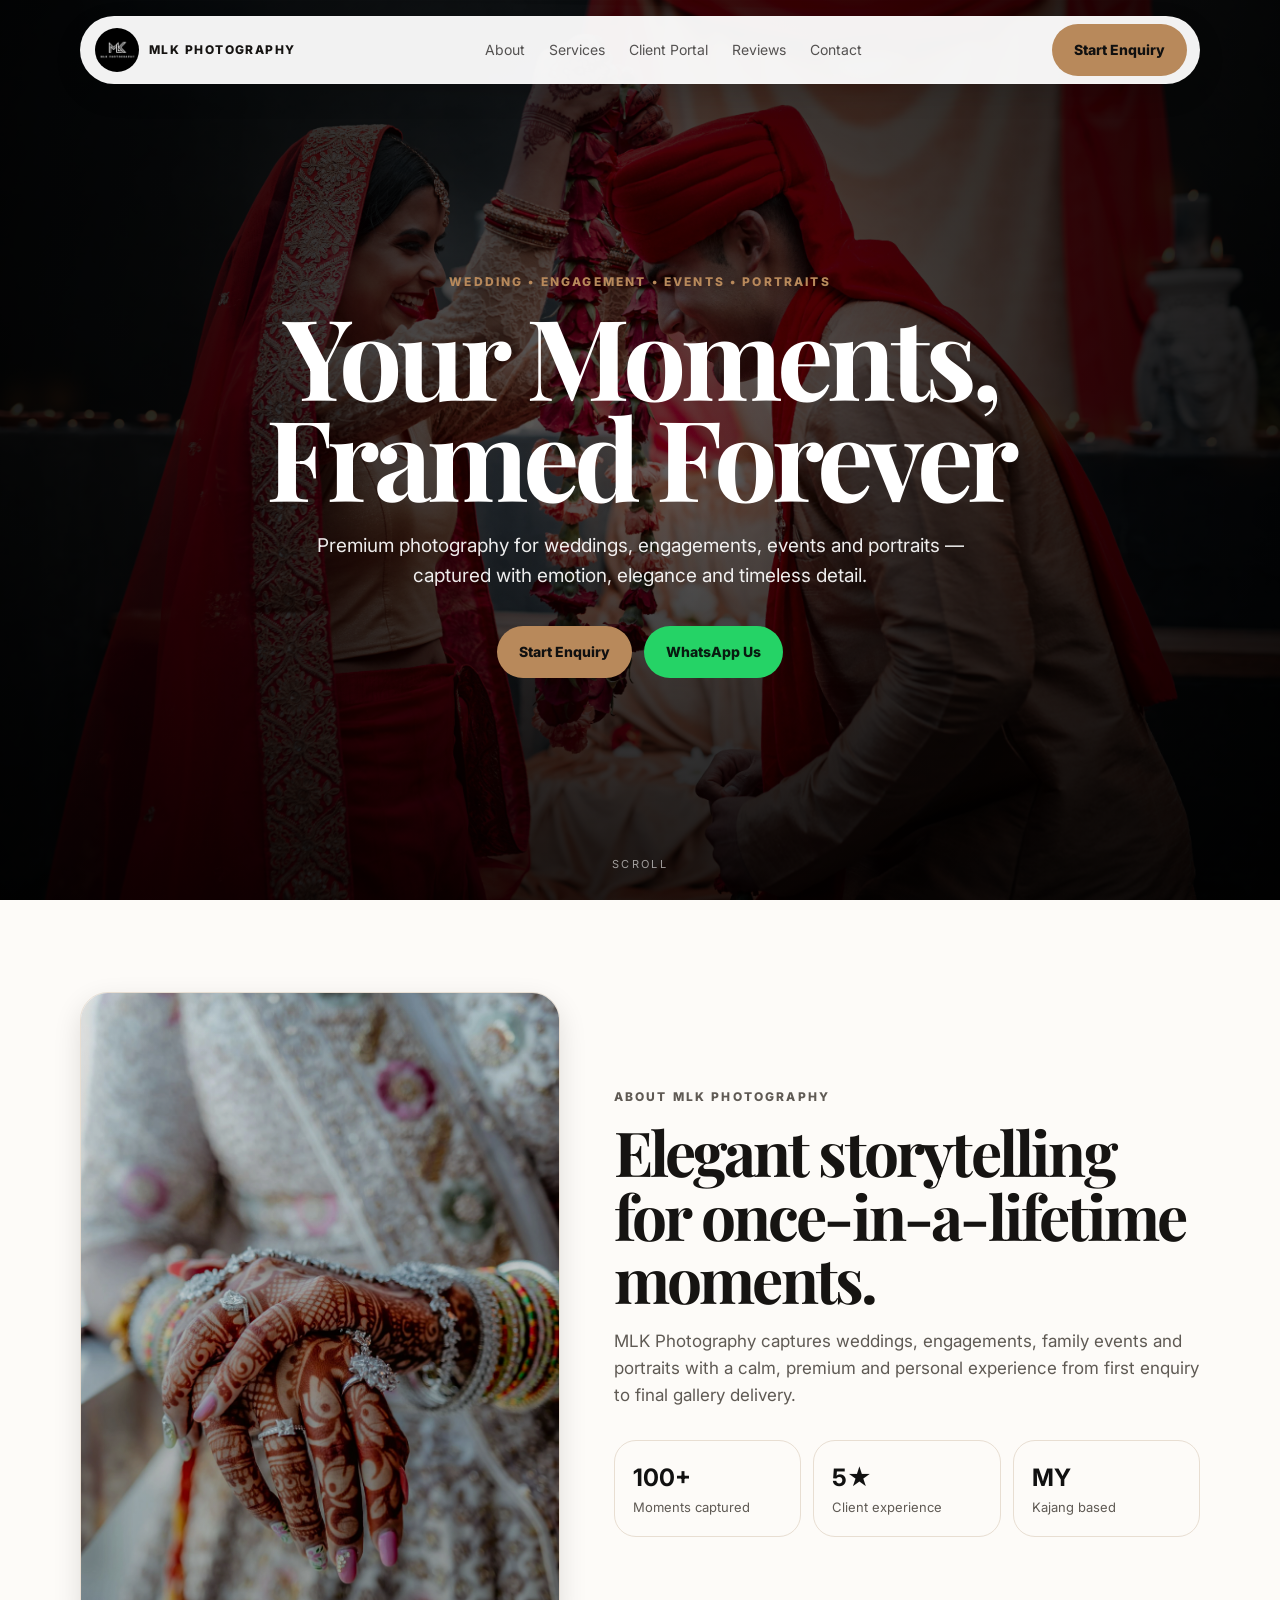
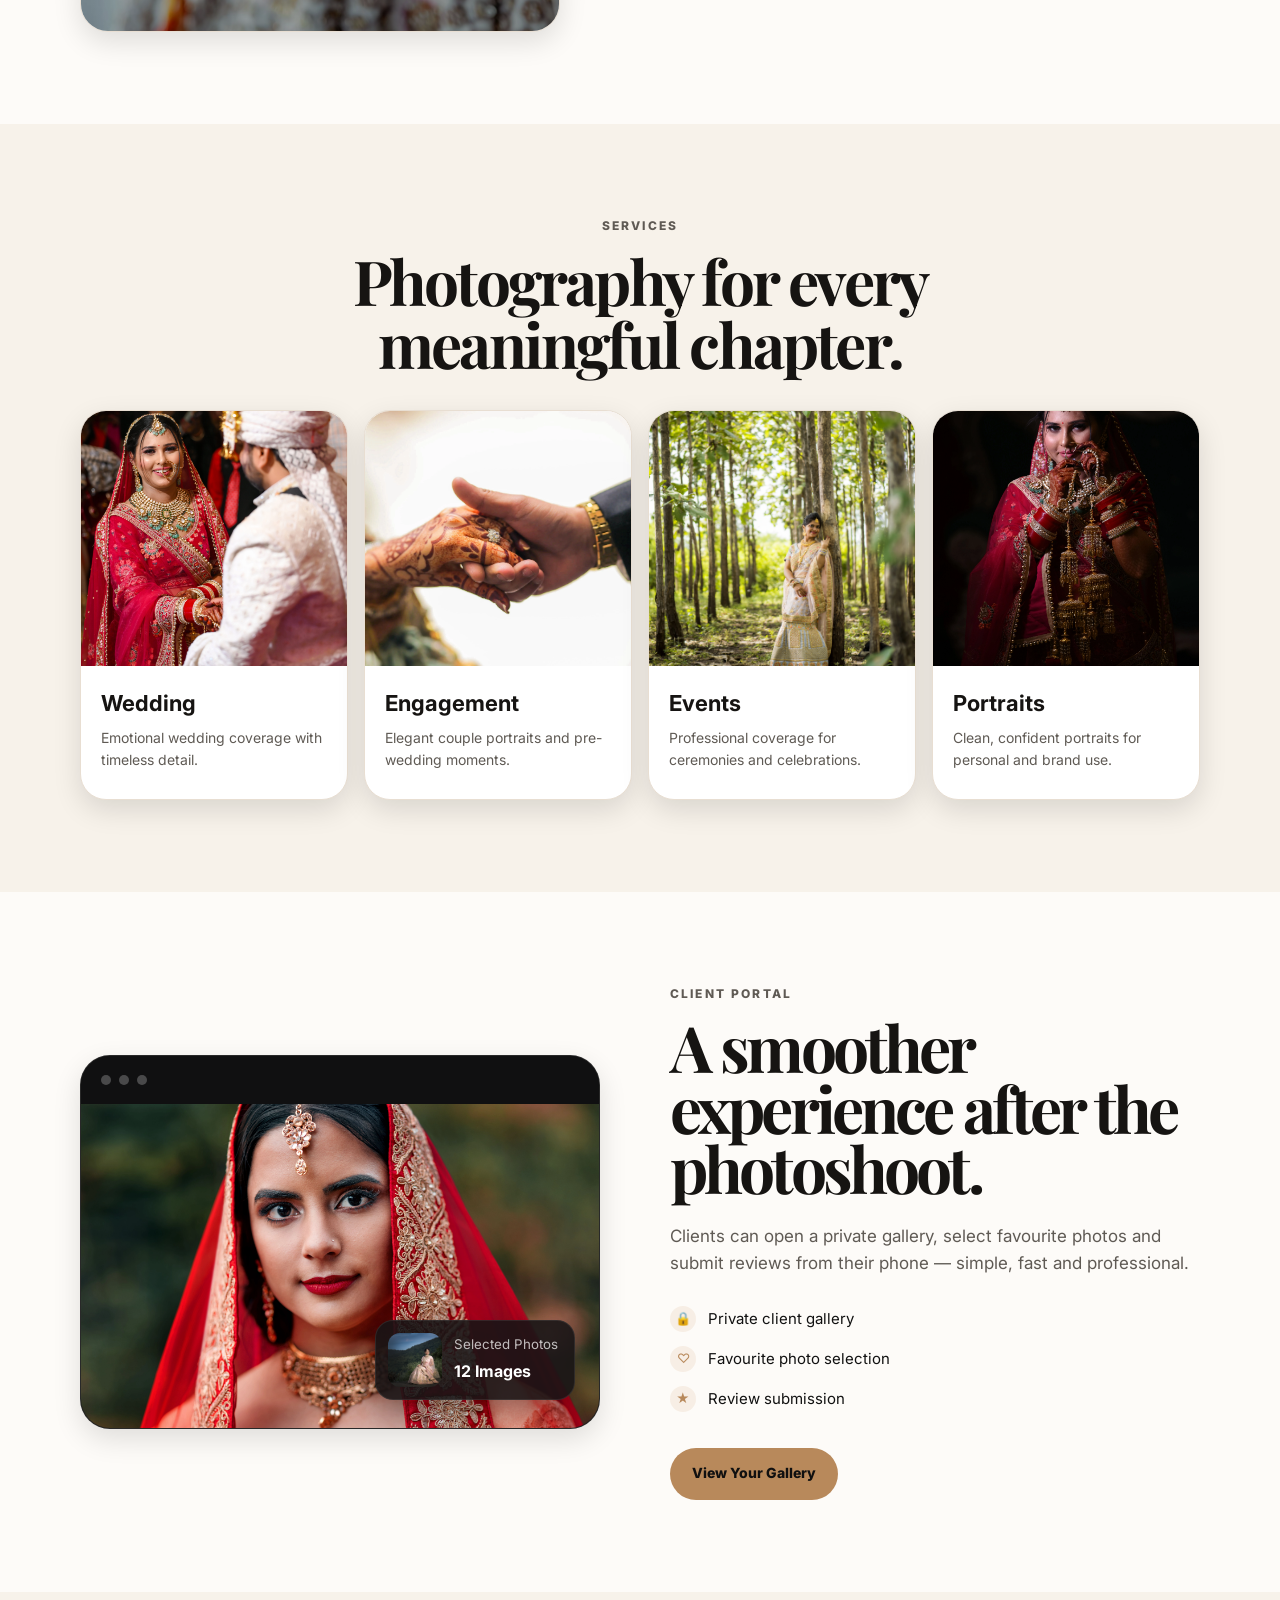
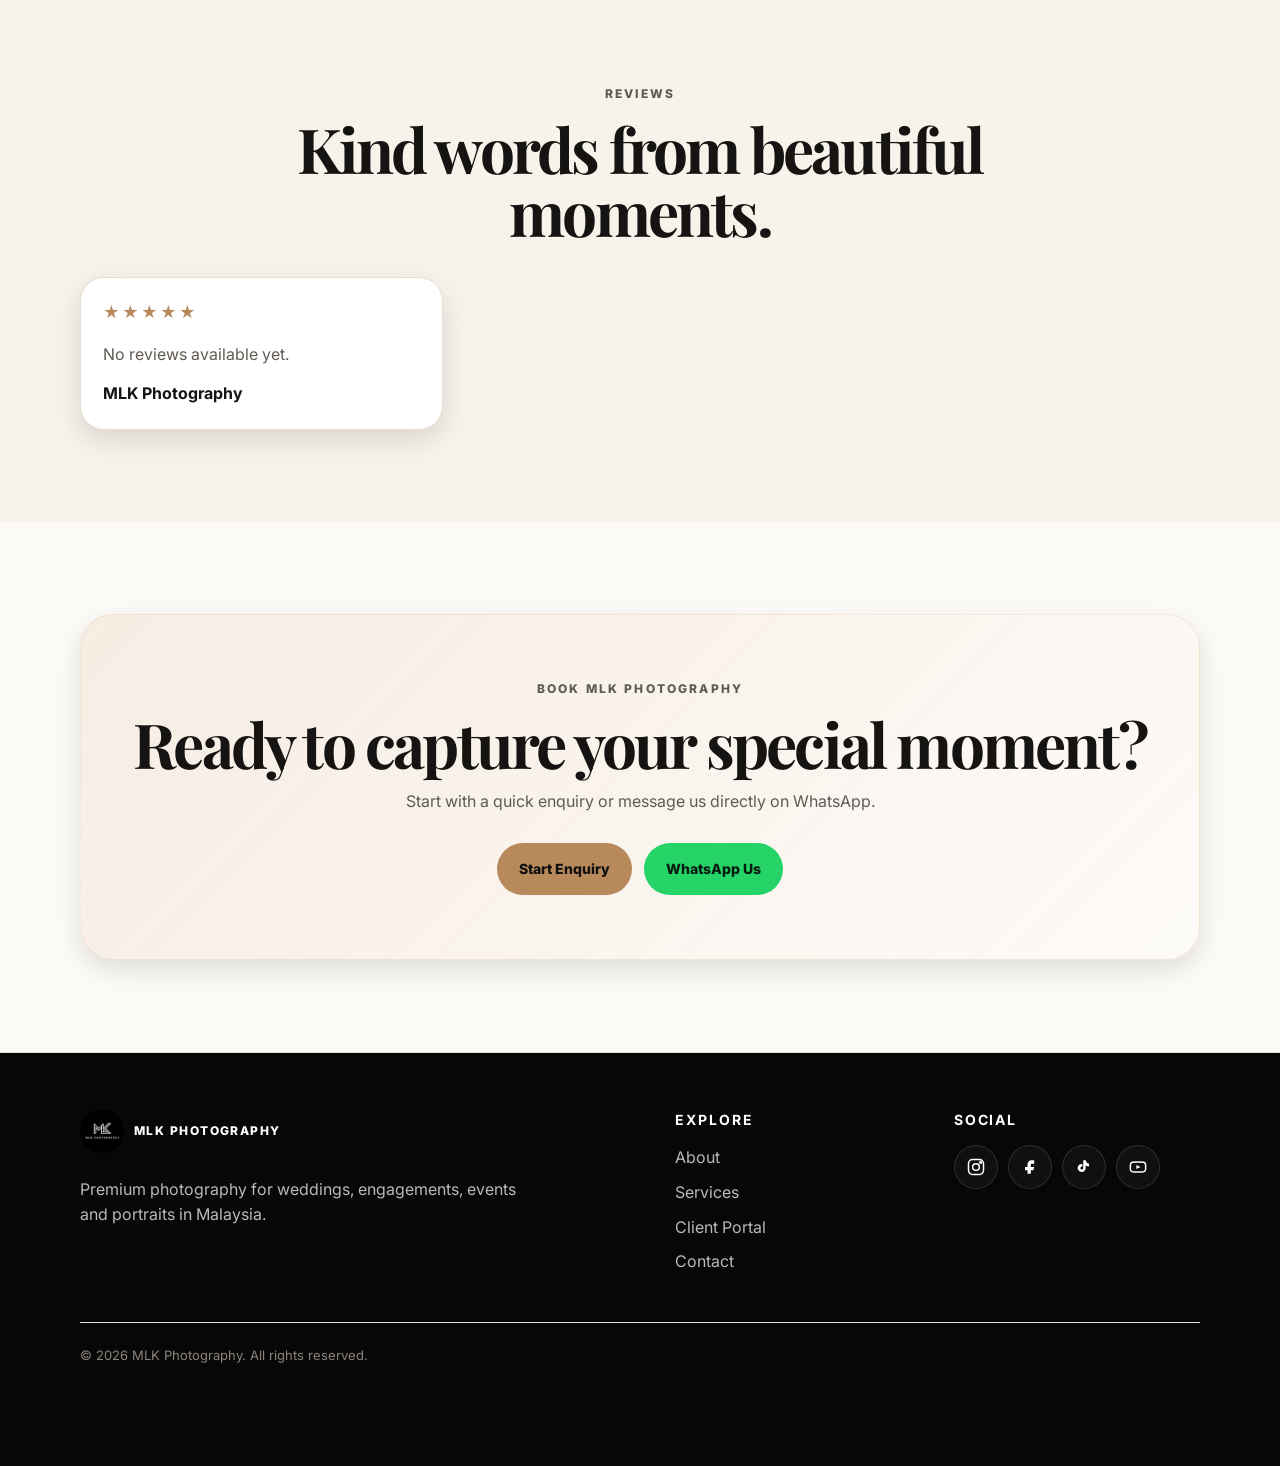
<file: index.html>
<!doctype html>
<html lang="en">
<head>
  <meta charset="utf-8">
  <meta name="viewport" content="width=device-width, initial-scale=1">
  <title>MLK Photography | Wedding & Event Photography</title>
  <meta name="description" content="MLK Photography captures weddings, engagements, events and portraits with a premium client portal experience.">
  <link rel="preconnect" href="https://fonts.googleapis.com">
  <link rel="preconnect" href="https://fonts.gstatic.com" crossorigin>
  <link href="https://fonts.googleapis.com/css2?family=Inter:wght@400;500;600;700;800&family=Playfair+Display:wght@600;700&display=swap" rel="stylesheet">
  <link rel="stylesheet" href="assets/styles.css">
</head>
<body>
  <header class="site-header" id="top">
    <a class="brand" href="#top" aria-label="MLK Photography home">
      <span class="brand-mark">
  <img src="images/logo.jpg" alt="MLK Photography Logo">
</span>
      <span class="brand-text">MLK Photography</span>
    </a>

    <nav class="desktop-nav" aria-label="Main navigation">
      <a href="#about">About</a>
      <a href="#services">Services</a>
      <a href="#portal">Client Portal</a>
      <a href="#reviews">Reviews</a>
      <a href="#contact">Contact</a>
    </nav>

    <div class="header-actions">
      <button class="btn btn-primary js-open-enquiry" type="button">Start Enquiry</button>
    </div>
  </header>

  <main>
    <section class="hero" aria-label="MLK Photography hero">
      <div class="hero-slider" aria-hidden="true">
        <div class="hero-slide active" style="background-image:url('images/slide-1.jpg')"></div>
        <div class="hero-slide" style="background-image:url('images/slide-2.webp')"></div>
        <div class="hero-slide" style="background-image:url('images/slide-3.webp')"></div>
        <div class="hero-slide" style="background-image:url('images/slide-4.webp')"></div>
        <div class="hero-slide" style="background-image:url('images/slide-5.webp')"></div>
      </div>
      <div class="hero-overlay"></div>

      <div class="hero-content">
        <p class="eyebrow">Wedding • Engagement • Events • Portraits</p>
        <h1>Your Moments,<br>Framed Forever</h1>
        <p class="hero-copy">Premium photography for weddings, engagements, events and portraits — captured with emotion, elegance and timeless detail.</p>
        <div class="hero-actions">
          <button class="btn btn-primary js-open-enquiry" type="button">Start Enquiry</button>
          <a class="btn btn-whatsapp js-whatsapp-link" href="#" target="_blank" rel="noopener">WhatsApp Us</a>
        </div>
      </div>

      <a class="scroll-cue" href="#about" aria-label="Scroll to about section">Scroll</a>
    </section>

    <section id="about" class="section about-section">
      <div class="container about-grid">
        <div class="image-frame image-frame-tall">
          <img src="images/about.webp" alt="MLK Photography wedding moment" loading="lazy">
        </div>
        <div class="section-copy">
          <p class="eyebrow">About MLK Photography</p>
          <h2>Elegant storytelling for once-in-a-lifetime moments.</h2>
          <p>MLK Photography captures weddings, engagements, family events and portraits with a calm, premium and personal experience from first enquiry to final gallery delivery.</p>
          <div class="mini-stats" aria-label="MLK Photography highlights">
            <div><strong>100+</strong><span>Moments captured</span></div>
            <div><strong>5★</strong><span>Client experience</span></div>
            <div><strong>MY</strong><span>Kajang based</span></div>
          </div>
        </div>
      </div>
    </section>

    <section id="services" class="section">
      <div class="container">
        <div class="section-heading center">
          <p class="eyebrow">Services</p>
          <h2>Photography for every meaningful chapter.</h2>
        </div>
        <div class="service-grid">
          <article class="service-card">
            <img src="images/service-wedding.webp" alt="Wedding photography" loading="lazy">
            <div><h3>Wedding</h3><p>Emotional wedding coverage with timeless detail.</p></div>
          </article>
          <article class="service-card">
            <img src="images/service-engagement.webp" alt="Engagement photography" loading="lazy">
            <div><h3>Engagement</h3><p>Elegant couple portraits and pre-wedding moments.</p></div>
          </article>
          <article class="service-card">
            <img src="images/service-event.webp" alt="Event photography" loading="lazy">
            <div><h3>Events</h3><p>Professional coverage for ceremonies and celebrations.</p></div>
          </article>
          <article class="service-card">
            <img src="images/service-portrait.webp" alt="Portrait photography" loading="lazy">
            <div><h3>Portraits</h3><p>Clean, confident portraits for personal and brand use.</p></div>
          </article>
        </div>
      </div>
    </section>

    <section id="portal" class="section portal-section">
  <div class="container portal-grid">

    <div class="section-copy">
      <p class="eyebrow">Client Portal</p>

      <h2>A smoother experience after the photoshoot.</h2>

      <p>
        Clients can open a private gallery, select favourite photos and submit reviews
        from their phone — simple, fast and professional.
      </p>

      <div class="portal-points">
        <span><i aria-hidden="true">🔒</i> Private client gallery</span>
        <span><i aria-hidden="true">♡</i> Favourite photo selection</span>
        <span><i aria-hidden="true">★</i> Review submission</span>
      </div>

      <div class="inline-actions">
        <a class="btn btn-primary" href="gallery.html">
          View Your Gallery
        </a>
      </div>
    </div>

    <div class="portal-preview" aria-label="Client portal preview">
      <div class="browser-bar">
        <span></span>
        <span></span>
        <span></span>
      </div>

      <div class="portal-main-image">
        <img src="images/portal-main.webp" alt="Client gallery preview">
      </div>

      <div class="portal-floating-card">
        <img src="images/portal-thumb.jpg" alt="Selected photo preview">

        <div>
          <small>Selected Photos</small>
          <strong>12 Images</strong>
        </div>
      </div>
    </div>

  </div>
</section>

    <section id="reviews" class="section">
      <div class="container">
        <div class="section-heading center">
          <p class="eyebrow">Reviews</p>
          <h2>Kind words from beautiful moments.</h2>
        </div>
        <div id="reviewTrack" class="review-track"></div>
      </div>
    </section>

    <section id="contact" class="section final-cta">
      <div class="container cta-card">
        <p class="eyebrow">Book MLK Photography</p>
        <h2>Ready to capture your special moment?</h2>
        <p>Start with a quick enquiry or message us directly on WhatsApp.</p>
        <div class="hero-actions">
          <button class="btn btn-primary js-open-enquiry" type="button">Start Enquiry</button>
          <a class="btn btn-whatsapp js-whatsapp-link" href="#" target="_blank" rel="noopener">WhatsApp Us</a>
        </div>
      </div>
    </section>
  </main>

  <footer class="footer">
    <div class="container footer-grid">
      <div>
        <a class="brand footer-brand" href="#top" aria-label="MLK Photography home">
          <span class="brand-mark">
  <img src="images/logo.jpg" alt="MLK Photography Logo">
</span>
          <span class="brand-text">MLK Photography</span>
        </a>
        <p>Premium photography for weddings, engagements, events and portraits in Malaysia.</p>
      </div>
      <div>
        <h3>Explore</h3>
        <a href="#about">About</a>
        <a href="#services">Services</a>
        <a href="#portal">Client Portal</a>
        <a href="#contact">Contact</a>
      </div>
      <div>
        <h3>Social</h3>
        <div class="social-links">
          <a href="#" aria-label="Instagram">
            <svg viewBox="0 0 24 24" aria-hidden="true"><rect x="3" y="3" width="18" height="18" rx="5"></rect><circle cx="12" cy="12" r="4"></circle><circle cx="17.5" cy="6.5" r="1"></circle></svg>
          </a>
          <a href="#" aria-label="Facebook">
            <svg viewBox="0 0 24 24" aria-hidden="true"><path d="M14 8h3V4h-3c-3 0-5 2-5 5v3H6v4h3v4h4v-4h3l1-4h-4V9c0-.6.4-1 1-1z"></path></svg>
          </a>
          <a href="#" aria-label="TikTok">
            <svg viewBox="0 0 24 24" aria-hidden="true"><path d="M14 4v9.2a4.8 4.8 0 1 1-4-4.7v3.2a1.7 1.7 0 1 0 1.1 1.6V4h2.9c.4 2.2 1.8 3.7 4 4.2v3.1c-1.5-.1-2.9-.6-4-1.5z"></path></svg>
          </a>
          <a href="#" aria-label="YouTube">
            <svg viewBox="0 0 24 24" aria-hidden="true"><path d="M21 8.5a3 3 0 0 0-2.1-2.1C17 6 12 6 12 6s-5 0-6.9.4A3 3 0 0 0 3 8.5 31 31 0 0 0 3 15.5a3 3 0 0 0 2.1 2.1C7 18 12 18 12 18s5 0 6.9-.4A3 3 0 0 0 21 15.5a31 31 0 0 0 0-7z"></path><path d="M10 9.5 15 12l-5 2.5z"></path></svg>
          </a>
        </div>
      </div>
    </div>
    <div class="container copyright">© <span id="year"></span> MLK Photography. All rights reserved.</div>
  </footer>

<div id="enquiryModal" class="modal">
  <div class="modal-panel enquiry-panel">
    <button class="modal-close" id="closeEnquiryModal" type="button">×</button>

    <div class="form-header">
      <p class="eyebrow">Booking Enquiry</p>
      <h2 id="stepTitle">Let’s start with your details</h2>
      <p id="stepSubtitle">Share your contact details so we can prepare your enquiry properly.</p>
    </div>

    <div class="form-steps">
      <span class="step-dot active" data-step="1">1</span>
      <span class="step-dot" data-step="2">2</span>
      <span class="step-dot" data-step="3">3</span>
      <span class="step-dot" data-step="4">4</span>
      <span class="step-dot" data-step="5">5</span>
    </div>

    <form id="enquiryForm">
      <input id="websiteField" type="text" autocomplete="off" tabindex="-1" style="display:none">

      <!-- STEP 1 -->
      <div class="form-step active" data-step="1">
        <div class="form-grid">
          <div class="form-field full">
            <label for="customerName">Full Name</label>
            <input id="customerName" type="text" placeholder="Example: Kumar Raj" required>
          </div>

          <div class="form-field">
            <label for="countrySearch">Country</label>
            <select id="countrySearch" required>
              <option value="Malaysia" selected>Malaysia</option>
            </select>
          </div>

          <div class="form-field">
            <label for="phoneNumber">Phone Number</label>
            <div class="phone-row">
              <input id="phoneCode" type="text" readonly value="+60">
              <input id="phoneNumber" type="tel" inputmode="numeric" placeholder="123456789" required>
            </div>
          </div>
        </div>
      </div>

      <!-- STEP 2 -->
      <div class="form-step" data-step="2">
        <div id="eventsWrap" class="events-wrap"></div>

        <button id="addEventBtn" class="btn btn-secondary dark-btn" type="button">
          + Add Another Event
        </button>
      </div>

      <!-- STEP 3 -->
      <div class="form-step" data-step="3">
        <div id="eventPackagesWrap" class="event-packages-wrap"></div>
      </div>

      <!-- STEP 4 -->
      <div class="form-step" data-step="4">
        <div id="reviewSummary" class="review-summary"></div>

        <label class="terms-row">
          <input id="termsAccepted" type="checkbox" required>
          <span>
            I understand this is not the final price. Extra transportation charges may apply depending on location.
          </span>
        </label>
      </div>

      <!-- STEP 5 -->
      <div class="form-step" data-step="5">
        <div class="thank-you-box">
          <h3>Thank you for your enquiry</h3>
          <p>Your enquiry has been received successfully.</p>
          <p>Redirecting you to WhatsApp in <strong id="redirectCountdown">5</strong> seconds...</p>
        </div>
      </div>

      <div class="form-actions">
        <button id="prevStep" class="btn btn-secondary dark-btn" type="button">Back</button>
        <button id="nextStep" class="btn btn-primary" type="button">Next</button>
        <button id="submitEnquiry" class="btn btn-whatsapp" type="submit">Submit Enquiry</button>
      </div>
    </form>
  </div>
</div>

  <script src="assets/config.js"></script>
  <script src="assets/data.js"></script>
  <script src="assets/app.js"></script>
</body>
</html>
</file>
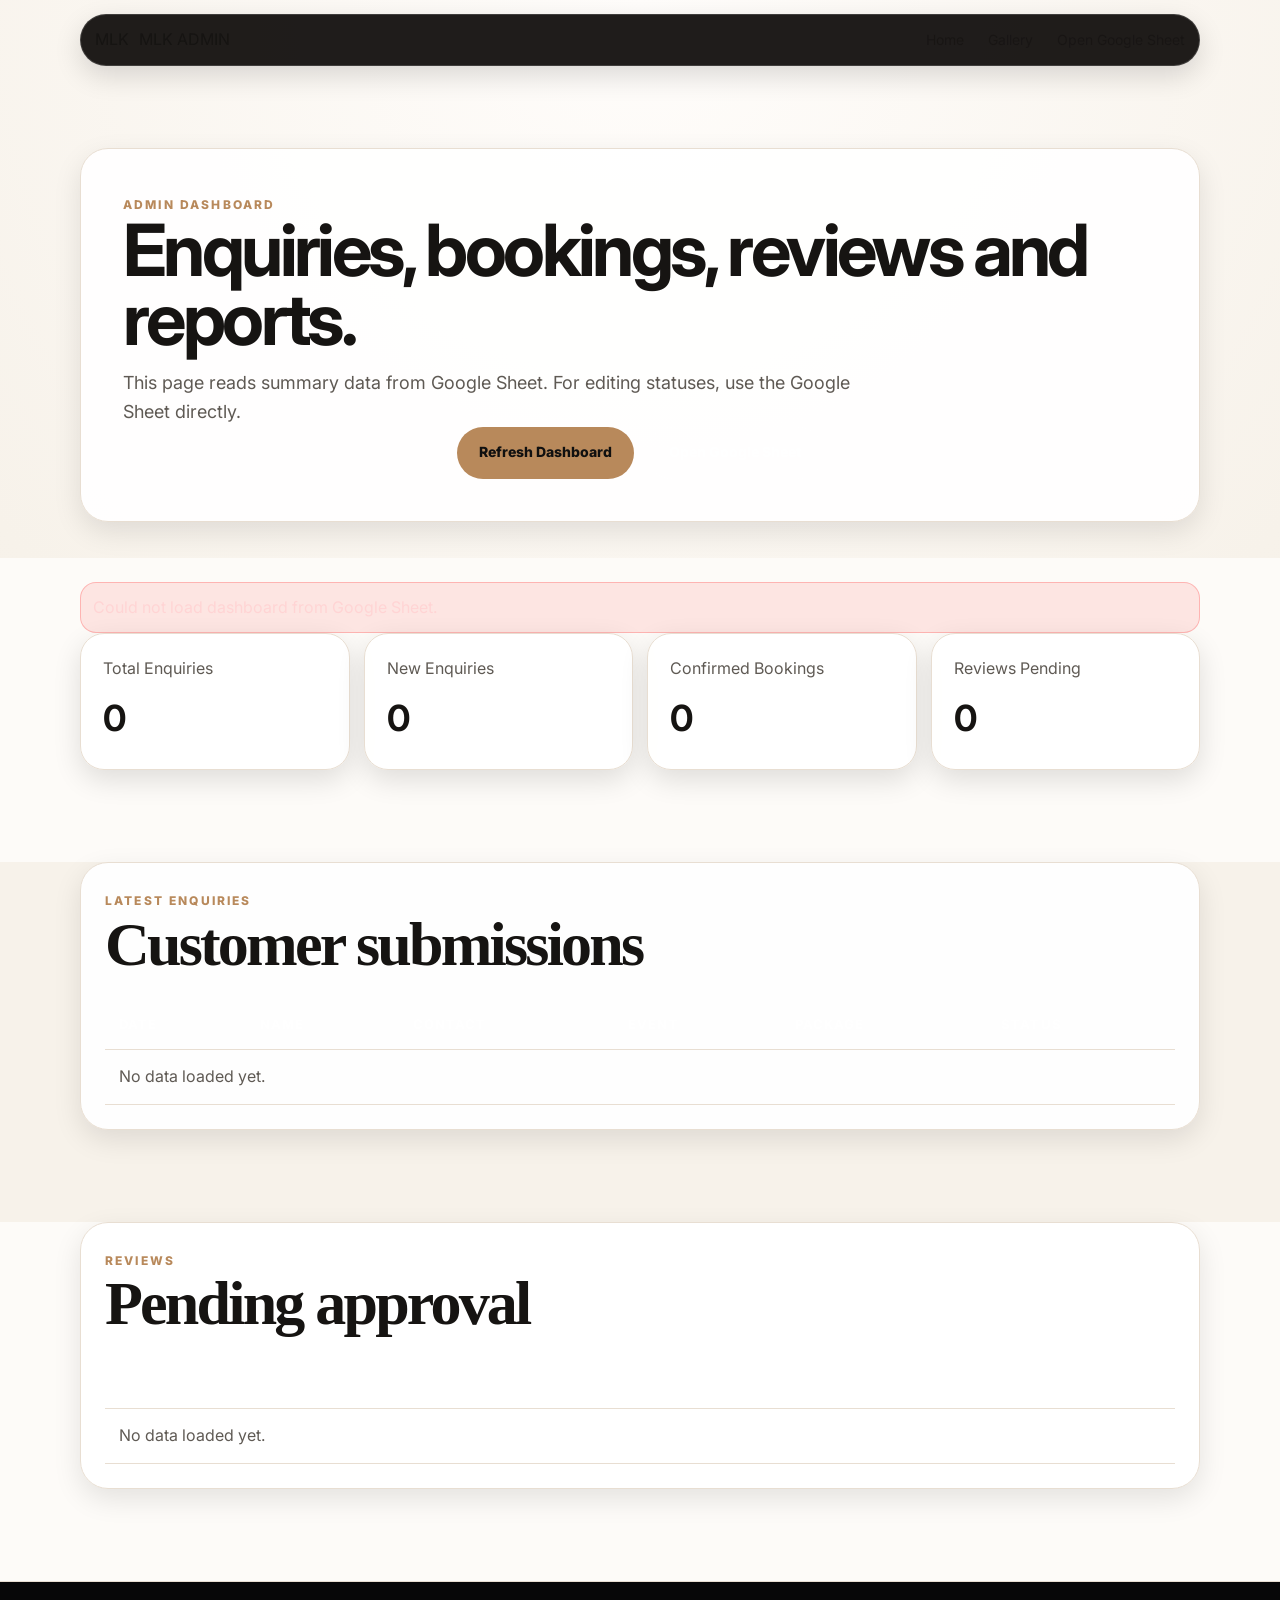
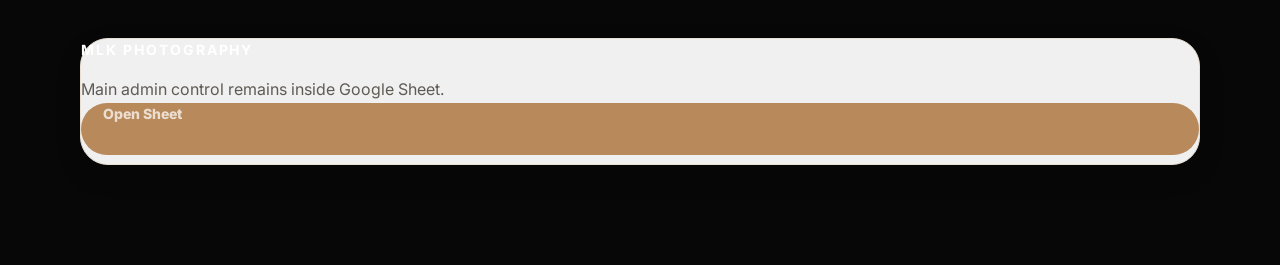
<file: admin.html>
<!doctype html>
<html lang="en">
<head>
  <meta charset="utf-8">
  <meta name="viewport" content="width=device-width, initial-scale=1">
  <title>MLK Photography | Admin Dashboard</title>
  <meta name="description" content="MLK Photography admin dashboard connected to Google Sheet.">
  <link rel="preconnect" href="https://fonts.googleapis.com">
  <link rel="preconnect" href="https://fonts.gstatic.com" crossorigin>
  <link href="https://fonts.googleapis.com/css2?family=Inter:wght@400;600;700;800;900&display=swap" rel="stylesheet">
  <link rel="stylesheet" href="assets/styles.css">
</head>
<body>
  <header class="topbar">
    <a class="brand" href="index.html" aria-label="MLK Photography home">
      <span class="logo-mark">MLK</span>
      <span>MLK ADMIN</span>
    </a>
    <nav class="nav" aria-label="Admin navigation">
      <a href="index.html">Home</a>
      <a href="gallery.html">Gallery</a>
      <a id="sheetLink" href="#" target="_blank" rel="noopener">Open Google Sheet</a>
    </nav>
  </header>

  <main>
    <section class="page-hero">
      <div class="container page-title-card glass">
        <span class="eyebrow">Admin Dashboard</span>
        <h1>Enquiries, bookings, reviews and reports.</h1>
        <p class="lead">This page reads summary data from Google Sheet. For editing statuses, use the Google Sheet directly.</p>
        <div class="actions">
          <button id="refreshDashboard" class="btn btn-primary" type="button">Refresh Dashboard</button>
          <a id="openSheetButton" class="btn btn-secondary" href="#" target="_blank" rel="noopener">Open Google Sheet</a>
        </div>
      </div>
    </section>

    <section class="section" style="padding-top:24px">
      <div class="container">
        <div id="dashboardAlert" class="alert"></div>
        <div class="metric-grid">
          <article class="metric-card glass-soft"><span class="muted">Total Enquiries</span><strong id="mTotal">0</strong></article>
          <article class="metric-card glass-soft"><span class="muted">New Enquiries</span><strong id="mNew">0</strong></article>
          <article class="metric-card glass-soft"><span class="muted">Confirmed Bookings</span><strong id="mConfirmed">0</strong></article>
          <article class="metric-card glass-soft"><span class="muted">Reviews Pending</span><strong id="mReviews">0</strong></article>
        </div>
      </div>
    </section>

    <section class="section" style="padding-top:0">
      <div class="container glass" style="padding:24px">
        <div class="section-head">
          <div>
            <span class="eyebrow">Latest enquiries</span>
            <h2>Customer submissions</h2>
          </div>
        </div>
        <div class="table-wrap">
          <table>
            <thead>
              <tr>
                <th>Date</th>
                <th>Name</th>
                <th>Contact</th>
                <th>Event</th>
                <th>Package</th>
                <th>Status</th>
              </tr>
            </thead>
            <tbody id="enquiriesTable">
              <tr><td colspan="6" class="muted">No data loaded yet.</td></tr>
            </tbody>
          </table>
        </div>
      </div>
    </section>

    <section class="section" style="padding-top:0">
      <div class="container glass" style="padding:24px">
        <div class="section-head">
          <div>
            <span class="eyebrow">Reviews</span>
            <h2>Pending approval</h2>
          </div>
        </div>
        <div class="table-wrap">
          <table>
            <thead>
              <tr>
                <th>Date</th>
                <th>Customer</th>
                <th>Event</th>
                <th>Rating</th>
                <th>Permission</th>
                <th>Approved</th>
              </tr>
            </thead>
            <tbody id="reviewsTable">
              <tr><td colspan="6" class="muted">No data loaded yet.</td></tr>
            </tbody>
          </table>
        </div>
      </div>
    </section>
  </main>

  <footer class="footer">
    <div class="container footer-card glass">
      <div>
        <h3>MLK PHOTOGRAPHY</h3>
        <p class="muted">Main admin control remains inside Google Sheet.</p>
      </div>
      <a id="footerSheetButton" class="btn btn-primary" href="#" target="_blank" rel="noopener">Open Sheet</a>
    </div>
  </footer>

  <script src="assets/config.js"></script>
  <script src="assets/admin.js"></script>
</body>
</html>
</file>
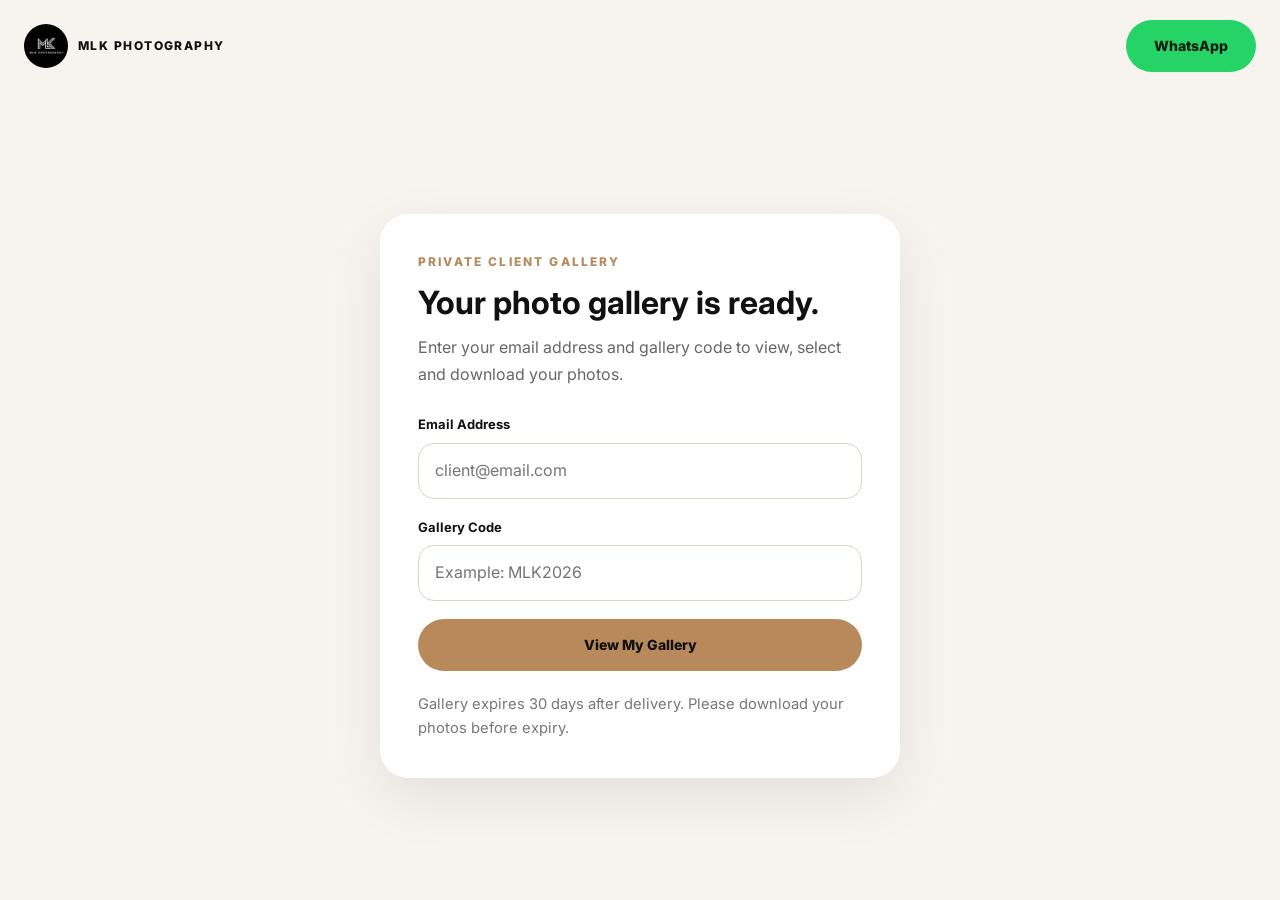
<file: gallery.html>
<!doctype html>
<html lang="en">
<head>
  <meta charset="utf-8">
  <meta name="viewport" content="width=device-width, initial-scale=1">
  <title>MLK Photography | Private Gallery</title>
  <meta name="description" content="Private client gallery, photo selection and testimonial for MLK Photography.">

  <link rel="preconnect" href="https://fonts.googleapis.com">
  <link rel="preconnect" href="https://fonts.gstatic.com" crossorigin>
  <link href="https://fonts.googleapis.com/css2?family=Inter:wght@400;600;700;800;900&display=swap" rel="stylesheet">

  <link rel="stylesheet" href="assets/styles.css">
  <link rel="stylesheet" href="assets/gallery-upgrade.css">
</head>

<body class="gallery-page">

  <header class="gallery-login-header">
    <a class="brand" href="index.html" aria-label="MLK Photography home">
      <span class="brand-mark">
        <img src="images/logo.jpg" alt="MLK Photography Logo">
      </span>
      <span class="brand-text">MLK Photography</span>
    </a>

    <a class="btn btn-whatsapp js-whatsapp-link" href="#" target="_blank" rel="noopener">
      WhatsApp
    </a>
  </header>

  <main>

    <section id="loginView" class="gallery-login-section">
      <div class="gallery-login-card">
        <p class="eyebrow">Private Client Gallery</p>
        <h1>Your photo gallery is ready.</h1>
        <p class="login-copy">Enter your email address and gallery code to view, select and download your photos.</p>

        <div id="loginAlert" class="alert"></div>

        <div class="login-form">
          <div class="form-field">
            <label for="clientEmail">Email Address</label>
            <input id="clientEmail" type="email" placeholder="client@email.com" autocomplete="email" required>
          </div>

          <div class="form-field">
            <label for="galleryCode">Gallery Code</label>
            <input id="galleryCode" type="text" placeholder="Example: MLK2026" autocomplete="off" required>
          </div>

          <button id="openGalleryBtn" class="btn btn-primary" type="button">
            Open Gallery
          </button>
        </div>

        <p class="expiry-note">Gallery expires 30 days after delivery. Please download your photos before expiry.</p>
      </div>
    </section>

    <section id="galleryView" class="gallery-app" style="display:none">

      <div class="gallery-app-head">
        <div>
          <p class="eyebrow">Client Gallery</p>
          <h1 id="galleryTitle">Your Gallery</h1>
          <p id="galleryMeta" class="muted"></p>
          <p id="galleryExpiry" class="gallery-expiry-text"></p>
        </div>

        <div class="gallery-head-actions">
          <a id="downloadAllBtn" class="btn btn-secondary dark-btn" href="#" target="_blank" rel="noopener">
            Download All Photos
          </a>

          <button id="logoutGalleryBtn" class="btn btn-secondary dark-btn" type="button">
            Logout
          </button>
        </div>
      </div>

      <div class="gallery-toolbar-v2">
        <div class="form-field gallery-search-field">
          <label for="photoSearch">Search Photo</label>
          <input id="photoSearch" type="search" placeholder="Search by filename...">
        </div>

        <select id="sortPhotos" class="gallery-sort" aria-label="Sort photos">
          <option value="oldest">Oldest First</option>
          <option value="newest">Newest First</option>
        </select>
      </div>

      <div id="lockedNotice" class="locked-notice" style="display:none">
        Selection already submitted. Your gallery is locked. Contact MLK Photography if you need to reopen it.
      </div>

      <div id="photoGrid" class="photo-grid-v2"></div>

      <div id="emptyGallery" class="empty-gallery" style="display:none">
        <h3>No photos found</h3>
        <p class="muted">Try clearing the search or contact MLK Photography.</p>
      </div>

      <div id="selectionBar" class="selection-bar-v2" style="display:none">
        <strong id="selectionCounter">0 Photos Selected</strong>
        <button id="reviewSelectedBtn" class="btn btn-primary" type="button">
          Review Selected Photos
        </button>
      </div>

    </section>

  </main>

  <div id="reviewSelectionModal" class="gallery-modal review-selection-modal" aria-hidden="true">
    <div class="gallery-modal-panel large review-selection-panel">
      <button class="gallery-modal-close review-close" data-close-modal="reviewSelectionModal" type="button">×</button>

      <div class="review-hero">
        <div>
          <p class="eyebrow">Final Photo Selection</p>
          <h2>Review Selection</h2>
          <p id="reviewSelectedCount" class="review-subtitle">0 Photos Selected</p>
          <p id="reviewLimitText" class="review-limit-text">Photo limit loading...</p>
        </div>

        <div class="review-checklist">
          <span id="checkPhotos" class="review-check-item">Photos</span>
          <span id="checkCover" class="review-check-item">Cover Required</span>
          <span id="checkFrame" class="review-check-item">Frame Required</span>
        </div>
      </div>

      <div class="review-important-card">
        <strong>Important</strong>
        <p>Select Album Cover and Photo Frame</p>
        <p>After submitting your final selection, you will no longer be able to make changes.</p>
        <p>If you want to edit your selection after submission, please contact MLK Photography on WhatsApp and request gallery reopening.</p>
      </div>

      <div class="review-section-head">
        <div>
          <h3>Selected Photos</h3>
          <p>Tap a photo to view larger, set cover, set frame, or remove.</p>
        </div>
      </div>

      <div id="selectedPreviewGrid" class="review-photo-grid"></div>

      <div class="review-notes-card">
        <label for="selectionNotes">Additional Notes</label>
        <textarea id="selectionNotes" placeholder="Optional notes for MLK Photography..."></textarea>
      </div>

      <div class="review-floating-submit">
        <div>
          <strong id="reviewBottomCount">0 Photos Selected</strong>
          <span id="reviewSubmitStatus">Album Cover and Frame Photo required</span>
        </div>

        <div class="review-bottom-actions">
          <button class="btn btn-secondary dark-btn" data-close-modal="reviewSelectionModal" type="button">
            Back
          </button>

          <button id="submitFinalSelectionBtn" class="btn btn-primary" type="button" disabled>
            Submit Selection
          </button>
        </div>
      </div>
    </div>
  </div>

  <div id="testimonialModal" class="gallery-modal" aria-hidden="true">
    <div class="gallery-modal-panel testimonial-panel">
      <p class="eyebrow">Testimonial</p>
      <h2>Share your experience</h2>
      <p class="muted">Please write a short testimonial for MLK Photography.</p>

      <div id="testimonialStars" class="rating-row testimonial-stars" aria-label="Rating stars">
        <span class="rating-star active" data-rating="1">★</span>
        <span class="rating-star active" data-rating="2">★</span>
        <span class="rating-star active" data-rating="3">★</span>
        <span class="rating-star active" data-rating="4">★</span>
        <span class="rating-star active" data-rating="5">★</span>
      </div>

      <div class="form-field full">
        <label for="testimonialMessage">Your Testimonial</label>
        <textarea id="testimonialMessage" rows="5" placeholder="Tell us about your experience..."></textarea>
      </div>

      <button id="submitTestimonialBtn" class="btn btn-primary" type="button">
        Submit Testimonial
      </button>

      <div id="testimonialAlert" class="alert"></div>
    </div>
  </div>

  <div id="lightboxModal" class="gallery-lightbox" aria-hidden="true">

    <div class="lightbox-topbar">
      <div class="lightbox-photo-meta">
        <strong id="lightboxName">Photo</strong>
        <span id="lightboxCounter">1 / 1</span>
      </div>

      <div class="lightbox-topbar-controls">
        <div class="lightbox-actions">
          <button id="lightboxFavorite" class="btn btn-primary" type="button">
            + Select
          </button>

          <button id="lightboxSetCover" class="btn lightbox-extra-action" type="button">
            Set Cover
          </button>

          <button id="lightboxSetFrame" class="btn lightbox-extra-action" type="button">
            Set Frame
          </button>

          <button id="lightboxRemoveSelection" class="btn lightbox-extra-action" type="button">
            Remove
          </button>

          <a id="lightboxDownload"
             class="btn btn-secondary dark-btn"
             href="#"
             target="_blank"
             rel="noopener">
            Download
          </a>
        </div>

        <button id="closeLightbox"
                class="lightbox-close"
                type="button"
                aria-label="Close preview">
          ×
        </button>
      </div>
    </div>

    <div class="lightbox-image-stage">
      <button id="prevPhoto" class="lightbox-nav prev" type="button" aria-label="Previous photo">‹</button>

      <img id="lightboxImage" alt="Selected photo preview" draggable="false">

      <button id="nextPhoto" class="lightbox-nav next" type="button" aria-label="Next photo">›</button>
    </div>

    <div id="lightboxThumbnails" class="lightbox-thumbnail-strip" aria-label="Photo thumbnails"></div>

  </div>

  <section id="successView" class="success-view" style="display:none">
    <div class="success-card">
      <div class="success-icon">✔</div>

      <h1>Selection Submitted Successfully</h1>
      <p>Thank you for choosing MLK Photography.</p>
      <p>Your selected photos have been saved.</p>
      <p class="expiry-note">This gallery will expire in 30 days. Please download your photos before expiry.</p>

      <div class="success-actions">
        <a id="successDownloadAll" class="btn btn-primary" href="#" target="_blank" rel="noopener">
          Download All Photos
        </a>

        <a class="btn btn-secondary dark-btn" href="index.html">
          Back to Homepage
        </a>
      </div>
    </div>
  </section>

  <script src="assets/config.js"></script>
  <script src="assets/gallery.js"></script>

</body>
</html>
</file>
<file: assets/styles.css>
:root{
  --bg:#F7F2EA;
  --bg-soft:#FDFBF8;

  --card:#FFFFFF;
  --card-2:#F9F4EE;

  --text:#161412;

  --muted:#5F5A54;
  --muted-2:#8B847C;

  --gold:#B8895B;
  --gold-2:#A97849;

  --border:#E8DED2;

  --shadow:
  0 18px 40px rgba(0,0,0,.05);

  --radius:28px;

  --container:min(1120px, calc(100% - 32px));
}

*{
  box-sizing:border-box;
  margin:0;
  padding:0;
}

html{
  scroll-behavior:smooth;
}

body{
  font-family:Inter,system-ui,-apple-system,BlinkMacSystemFont,"Segoe UI",sans-serif;

  background:
  radial-gradient(
    circle at top,
    #FFFDFB 0%,
    #F7F2EA 42%,
    #EFE5DA 100%
  );

  color:var(--text);

  line-height:1.6;
  overflow-x:hidden;
}

body::selection{
  background:var(--gold);
  color:#111;
}

a{
  color:inherit;
  text-decoration:none;
}

img{
  display:block;
  width:100%;
  height:100%;
  object-fit:cover;
}

button,
input,
textarea,
select{
  font:inherit;
}

button{
  cursor:pointer;
}

.container{
  width:var(--container);
  margin-inline:auto;
}

.muted{
  color:var(--muted)!important;
}

.eyebrow{
  text-transform:uppercase;
  letter-spacing:.18em;
  font-size:12px;
  font-weight:800;
  color:var(--gold);
  margin-bottom:14px;
}

/* BUTTONS */

.btn{
  min-height:52px;
  padding:0 22px;
  border:0;
  border-radius:999px;
  display:inline-flex;
  align-items:center;
  justify-content:center;
  gap:8px;
  cursor:pointer;
  font-size:14px;
  font-weight:800;
  white-space:nowrap;
  transition:.25s ease;
}

.btn:hover{
  transform:translateY(-2px);
}

.btn-primary{
  background:var(--gold);
  color:#101010;
}

.btn-primary:hover{
  background:var(--gold-2);
}

.btn-secondary{
  background:rgba(255,255,255,.08);
  border:1px solid rgba(255,255,255,.14);
  color:#fff;
  backdrop-filter:blur(12px);
}

.btn-secondary:hover{
  background:rgba(255,255,255,.14);
}

.btn-whatsapp{
  background:#25d366;
  color:#071b10;
}

/* HEADER */

.site-header{
  position:fixed;
  top:16px;
  left:50%;
  transform:translateX(-50%);
  z-index:40;

  width:min(1120px,calc(100% - 24px));
  height:68px;

  display:flex;
  align-items:center;
  justify-content:space-between;
  gap:16px;

  padding:10px 12px 10px 14px;

  border:1px solid rgba(255,255,255,.12);
  border-radius:999px;

background:rgba(255,255,255,.72);
  backdrop-filter:blur(18px);

  box-shadow:0 18px 50px rgba(0,0,0,.25);
}

.brand{
  display:inline-flex;
  align-items:center;
  gap:10px;
  min-width:max-content;
}

.brand-mark{
  width:44px;
  height:44px;
  border-radius:999px;
  overflow:hidden;
  display:flex;
  align-items:center;
  justify-content:center;
}

.brand-mark img{
  width:100%;
  height:100%;
  object-fit:cover;
}

.brand-text{
  text-transform:uppercase;
  letter-spacing:.12em;
  font-size:12px;
  font-weight:800;
}

.desktop-nav,
.nav{
  display:flex;
  align-items:center;
  gap:24px;

color:rgba(22,20,18,.72);
  font-size:14px;
}

.desktop-nav a:hover,
.nav a:hover{
  color:#161412;
}

.header-actions{
  display:flex;
  align-items:center;
  gap:10px;
}

/* HERO */

.hero{
  position:relative;
  min-height:100svh;
  display:grid;
  place-items:center;
  overflow:hidden;
  background:#050506;
}

.hero-slider,
.hero-slide,
.hero-overlay{
  position:absolute;
  inset:0;
}

.hero-slide{
  opacity:0;
  background-size:cover;
  background-position:center;
  transform:scale(1);
  transition:opacity 1.8s ease;
  animation:slowZoom 18s ease-in-out infinite alternate;
}

.hero-slide.active{
  opacity:1;
}

.hero-overlay{
  z-index:1;
  background:
    radial-gradient(circle at center,rgba(0,0,0,.08),rgba(0,0,0,.55) 48%,rgba(0,0,0,.86)),
    linear-gradient(to bottom,rgba(0,0,0,.45),rgba(0,0,0,.68));
}

.hero-content{
  position:relative;
  z-index:2;

  width:min(900px,calc(100% - 36px));

  text-align:center;

  padding:138px 0 88px;
}

.hero h1,
.section h2,
.cta-card h2{
  font-family:"Playfair Display",Georgia,serif;
  font-weight:700;
  letter-spacing:-.045em;
}

.hero h1{
  font-size:clamp(54px,9vw,112px);
  line-height:.9;
  margin-bottom:24px;
    color:#FFFFFF;
}

.hero-copy{
  max-width:720px;
  margin:0 auto 34px;

  color:rgba(255,255,255,.92);

  font-size:clamp(16px,2vw,19px);
}

.hero-actions,
.inline-actions,
.actions{
  display:flex;
  align-items:center;
  justify-content:center;
  gap:12px;
  flex-wrap:wrap;
}

.scroll-cue{
  position:absolute;
  z-index:2;
  bottom:26px;
  left:50%;
  transform:translateX(-50%);

  font-size:11px;
  text-transform:uppercase;
  letter-spacing:.22em;

  color:rgba(255,255,255,.58);
}

@keyframes slowZoom{
  to{
    transform:scale(1.08);
  }
}

/* SECTIONS */

.section{
  padding:92px 0;
  background:var(--bg);
}

.section:nth-of-type(even){
  background:var(--bg-soft);
}

.section-heading{
  max-width:760px;
  margin-bottom:34px;
}

.section-heading.center{
  text-align:center;
  margin-inline:auto;
}

.section h2{
  font-size:clamp(34px,5vw,62px);
  line-height:1.02;
}

.section p{
  color:var(--muted);
}

.section-copy h2{
  margin-bottom:18px;
}

.section-copy>p:not(.eyebrow){
  font-size:17px;
  max-width:590px;
}

/* ABOUT */

.about-grid{
  display:grid;
  grid-template-columns:.9fr 1.1fr;
  align-items:center;
  gap:54px;
}

.image-frame{
  position:relative;
  overflow:hidden;
  border-radius:var(--radius);
  background:var(--card);
  border:1px solid var(--border);
  box-shadow:var(--shadow);
}

.image-frame-tall{
  height:min(640px,78svh);
}

.image-frame::after{
  content:"";
  position:absolute;
  inset:0;
  background:linear-gradient(to bottom,rgba(0,0,0,0),rgba(0,0,0,.22));
}

.mini-stats{
  display:grid;
  grid-template-columns:repeat(3,1fr);
  gap:12px;
  margin-top:30px;
}

.mini-stats div{
  padding:18px;
  border-radius:22px;
  background:rgba(255,255,255,.055);
  border:1px solid var(--border);
}

.mini-stats strong{
  display:block;
  font-size:24px;
  color:#111;
  font-weight:700;
}

.mini-stats span{
  display:block;
  color:var(--muted);
  font-size:13px;
}

/* SERVICES */

.service-grid{
  display:grid;
  grid-template-columns:repeat(4,1fr);
  gap:16px;
}

.service-card{
  overflow:hidden;
  border-radius:26px;
  background:var(--card);
  border:1px solid var(--border);
  min-height:390px;
  display:flex;
  flex-direction:column;
  box-shadow:0 14px 45px rgba(0,0,0,.24);
}

.service-card img{
  height:255px;
  transition:transform .45s ease;
}

.service-card:hover img{
  transform:scale(1.04);
}

.service-card div{
  padding:20px;
}

.service-card h3{
  font-size:22px;
  margin-bottom:6px;
}

.service-card p{
  font-size:14px;
}

/* CLIENT PORTAL */

.portal-section{
  background:linear-gradient(180deg,var(--bg-soft),var(--bg));
}

.portal-grid{
  display:grid;
  grid-template-columns:minmax(320px,520px) minmax(320px,560px);
  gap:70px;
  align-items:center;
}

.portal-preview{
  order:1;
}

.portal-grid .section-copy{
  order:2;
}

.portal-grid .section-copy h2{
  font-size:clamp(42px,5vw,72px);
  line-height:.95;
  letter-spacing:-.06em;
  margin-bottom:24px;
}

.portal-points{
  display:flex;
  flex-direction:column;
  gap:14px;
  margin-top:28px;
}

.portal-points span{
  display:flex;
  align-items:center;
  gap:12px;
  color:#111;
  font-size:15px;
}

.portal-points i{
  width:26px;
  height:26px;
  display:inline-flex;
  align-items:center;
  justify-content:center;
  flex:0 0 auto;

  border-radius:999px;

  background:rgba(212,165,116,.14);
  color:var(--gold);

  font-style:normal;
  font-size:13px;
}

.inline-actions{
  justify-content:flex-start;
  margin-top:36px;
}

.portal-preview{
  position:relative;
  border-radius:30px;
  overflow:hidden;
  border:1px solid rgba(255,255,255,.1);
  background:#111;
  box-shadow:0 24px 70px rgba(0,0,0,.35);
}

.browser-bar{
  display:flex;
  align-items:center;
  gap:8px;

  height:48px;
  padding:0 20px;

  background:#101011;
}

.browser-bar span{
  width:10px;
  height:10px;
  border-radius:999px;
  background:rgba(255,255,255,.24);
}

.portal-main-image img{
  width:100%;
  display:block;
  aspect-ratio:16/10;
  object-fit:cover;
}

.portal-floating-card{
  position:absolute;
  right:24px;
  bottom:28px;

  display:flex;
  align-items:center;
  gap:12px;

  padding:12px 16px 12px 12px;

  border-radius:18px;

  background:rgba(24,20,22,.9);
  border:1px solid rgba(255,255,255,.08);

  backdrop-filter:blur(14px);
  box-shadow:0 16px 40px rgba(0,0,0,.4);
}

.portal-floating-card img{
  width:54px;
  height:54px;
  border-radius:12px;
  object-fit:cover;
}

.portal-floating-card small{
  display:block;
  color:rgba(255,255,255,.72);
  white-space:nowrap;
  margin-bottom:4px;
}

.portal-floating-card strong{
  display:block;
  color:#fff;
  white-space:nowrap;
}

/* REVIEWS */

.review-track{
  display:grid;
  grid-template-columns:repeat(3,1fr);
  gap:16px;
}

.review-card,
.glass-soft{
  background:var(--card);
  border:1px solid var(--border);
  border-radius:24px;
  padding:22px;
}

.review-card .stars{
  color:var(--gold);
  letter-spacing:2px;
  margin-bottom:16px;
}

.review-card p{
  margin-bottom:14px;
}

/* FINAL CTA */

.final-cta{
  background:var(--bg);
}

.cta-card{
  text-align:center;
  padding:64px 24px;
  border-radius:34px;
  background:linear-gradient(135deg,rgba(212,165,116,.16),rgba(255,255,255,.045));
  border:1px solid rgba(212,165,116,.2);
  box-shadow:var(--shadow);
}

.cta-card p:not(.eyebrow){
  max-width:580px;
  margin:14px auto 28px;
}

/* FOOTER */

.footer{
  background:#070708;
  padding:56px 0 100px;
  border-top:1px solid var(--border);
}

.footer-grid{
  display:grid;
  grid-template-columns:1.6fr .7fr .7fr;
  gap:32px;
}

.footer p{
  color:rgba(255,255,255,.72);
  max-width:460px;
  margin-top:16px;
}

.footer h3{
  font-size:14px;
  text-transform:uppercase;
  letter-spacing:.14em;
  margin-bottom:14px;
  color:#fff;
}

.footer a:not(.brand){
  display:block;
  color:rgba(255,255,255,.72);
  margin-bottom:9px;
}

.footer .brand{
  color:#fff;
}

.footer a:hover{
  color:#fff;
}

.social-links{
  display:flex;
  gap:10px;
}

.social-links a{
  width:44px;
  height:44px;
  border-radius:999px;

  display:inline-flex!important;
  align-items:center;
  justify-content:center;

  border:1px solid rgba(255,255,255,.12);
  background:rgba(255,255,255,.04);

  color:#fff!important;

  transition:.25s ease;
}

.social-links a:hover{
  background:rgba(212,165,116,.16);
  border-color:rgba(212,165,116,.45);
  transform:translateY(-2px);
}

.social-links svg{
  width:20px;
  height:20px;
  stroke:currentColor;
  fill:none;
  stroke-width:1.8;
  stroke-linecap:round;
  stroke-linejoin:round;
}

.social-links a[aria-label="Facebook"] svg,
.social-links a[aria-label="TikTok"] svg{
  fill:currentColor;
  stroke:none;
}

.social-links a[aria-label="YouTube"] svg path:first-child{
  fill:none;
  stroke:currentColor;
}

.social-links a[aria-label="YouTube"] svg path:last-child{
  fill:currentColor;
  stroke:none;
}

.copyright{
  margin-top:38px;
  padding-top:22px;
  border-top:1px solid var(--border);
  color:var(--muted-2);
  font-size:13px;
}

/* MODAL / ENQUIRY */

.modal{
  position:fixed;
  inset:0;
  z-index:80;

  background:rgba(0,0,0,.72);

  display:none;
  align-items:flex-start;
  justify-content:center;

  padding:18px;
  overflow:auto;
}

.modal.open{
  display:flex;
}

.modal-panel{
  width:min(940px,100%);
  margin:70px auto 24px;
  background:rgba(18,18,20,.96);
  border:1px solid var(--border);
  border-radius:28px;
  box-shadow:var(--shadow);
  padding:24px;
}

.modal-head{
  display:flex;
  justify-content:space-between;
  align-items:flex-start;
  gap:16px;
  margin-bottom:22px;
}

.modal-head h2{
  font-size:30px;
  line-height:1.1;
}

.close-btn{
  width:42px;
  height:42px;
  border-radius:50%;
  border:1px solid var(--border);
  background:rgba(255,255,255,.08);
  color:#fff;
  cursor:pointer;
}

.wizard{
  display:grid;
  gap:18px;
}

.progress{
  height:8px;
  background:rgba(255,255,255,.08);
  border-radius:999px;

  display:grid;
  grid-template-columns:repeat(4,1fr);
  gap:4px;
  padding:2px;
}

.progress span{
  border-radius:999px;
  background:transparent;
}

.progress span.active{
  background:var(--gold);
}

.wizard-step{
  display:none;
}

.wizard-step.active{
  display:block;
}

.wizard-step h3{
  font-size:22px;
  margin-bottom:6px;
}

.form-grid,
.wizard-grid{
  display:grid;
  grid-template-columns:repeat(2,1fr);
  gap:14px;
  margin-top:18px;
}

.field{
  display:grid;
  gap:7px;
}

.field.full{
  grid-column:1/-1;
}

.field label{
  font-size:13px;
  font-weight:800;
  color:#fff;
}

.field input,
.field select,
.field textarea{
  width:100%;
  min-height:52px;

  border-radius:16px;
  border:1px solid var(--border);

  background:rgba(255,255,255,.07);
  color:#fff;

  padding:0 15px;

  outline:none;
}

.field textarea{
  min-height:110px;
  padding-top:14px;
  resize:vertical;
}

.field input:focus,
.field select:focus,
.field textarea:focus{
  border-color:rgba(212,165,116,.62);
}

.event-chip-wrap{
  display:flex;
  flex-wrap:wrap;
  gap:10px;
  margin-top:16px;
}

.choice-chip,
.event-chip{
  min-height:48px;
  border-radius:999px;
  padding:0 16px;

  display:inline-flex;
  align-items:center;
  gap:8px;

  background:rgba(255,255,255,.07);
  border:1px solid var(--border);

  color:#fff;
  cursor:pointer;
}

.choice-chip input{
  accent-color:var(--gold);
}

.choice-chip.active,
.event-chip:hover{
  border-color:rgba(212,165,116,.72);
  background:rgba(212,165,116,.13);
}

.package-grid{
  display:grid;
  grid-template-columns:repeat(2,1fr);
  gap:14px;
  margin-top:18px;
}

.package-card{
  display:grid;
  gap:12px;
}

.package-card.selected{
  border-color:rgba(212,165,116,.78);
}

.package-top{
  display:flex;
  justify-content:space-between;
  gap:14px;
}

.badge{
  font-size:11px;
  color:#111;
  background:var(--gold);
  border-radius:999px;
  padding:5px 9px;
  height:max-content;
}

.price{
  font-size:28px;
  font-weight:900;
  color:#fff;
}

.feature-list{
  display:grid;
  gap:8px;
  color:var(--muted);
  padding-left:18px;
}

.terms-note{
  font-size:12px;
  color:var(--muted-2);
}

.checkbox-row{
  display:flex;
  gap:10px;
  align-items:flex-start;
  color:var(--muted);
  font-size:14px;
}

.checkbox-row input{
  margin-top:4px;
  accent-color:var(--gold);
}

.summary-box{
  display:grid;
  gap:10px;
  margin-top:16px;
}

.summary-row{
  display:grid;
  grid-template-columns:160px 1fr;
  gap:12px;
  padding-bottom:10px;
  border-bottom:1px solid var(--border);
}

.summary-row:last-child{
  border-bottom:0;
  padding-bottom:0;
}

.alert{
  display:none;
  background:rgba(255,77,77,.12);
  border:1px solid rgba(255,77,77,.32);
  color:#ffd4d4;
  border-radius:16px;
  padding:12px;
}

.alert.show{
  display:block;
}

.success-note{
  display:none;
  background:rgba(37,211,102,.12);
  border:1px solid rgba(37,211,102,.28);
  color:#c8ffd9;
  border-radius:16px;
  padding:12px;
}

.success-note.show{
  display:block;
}

.wizard-actions{
  display:flex;
  justify-content:flex-end;
  gap:10px;
  flex-wrap:wrap;
  padding-top:6px;
}

/* GALLERY PAGE */

.topbar{
  position:sticky;
  top:14px;
  z-index:50;
  width:min(1120px,calc(100% - 28px));
  margin:14px auto 0;
  padding:12px 14px;

  display:flex;
  align-items:center;
  justify-content:space-between;
  gap:18px;

  border-radius:999px;
  background:rgba(12,9,8,.76);
  border:1px solid rgba(255,255,255,.15);

  backdrop-filter:blur(22px);
}

.page-hero{
  padding:82px 0 36px;
}

.page-title-card,
.glass{
  background:rgba(24,24,27,.72);
  border:1px solid var(--border);
  border-radius:var(--radius);
  box-shadow:var(--shadow);
  backdrop-filter:blur(20px);
}

.page-title-card{
  padding:clamp(22px,4vw,42px);
}

.page-title-card h1{
  font-size:clamp(38px,6vw,72px);
  line-height:.95;
  letter-spacing:-.05em;
  margin-bottom:16px;
}

.lead{
  color:var(--muted);
  font-size:18px;
  max-width:760px;
}

.gallery-toolbar{
  display:flex;
  gap:12px;
  align-items:end;
  margin-top:18px;
}

.info-card{
  padding:24px;
}

.photo-grid{
  display:grid;
  grid-template-columns:repeat(4,1fr);
  gap:14px;
}

.photo-card{
  position:relative;
  overflow:hidden;
  min-height:210px;
  border-radius:22px;
  border:1px solid rgba(255,255,255,.15);
  background:rgba(255,255,255,.08);
}

.photo-card img{
  width:100%;
  height:210px;
  object-fit:cover;
}

.photo-placeholder{
  height:210px;
  display:grid;
  place-items:center;
  color:var(--gold);
  font-weight:900;
  background:linear-gradient(135deg,rgba(212,165,116,.16),rgba(255,255,255,.06));
}

.photo-card .photo-info{
  padding:12px;
}

.select-toggle{
  position:absolute;
  top:10px;
  right:10px;
  width:38px;
  height:38px;

  border:1px solid rgba(255,255,255,.3);
  border-radius:50%;

  background:rgba(0,0,0,.42);
  color:white;
}

.photo-card.selected{
  border-color:rgba(212,165,116,.9);
  box-shadow:0 0 0 3px rgba(212,165,116,.18);
}

.photo-card.selected .select-toggle{
  color:#130c04;
  background:var(--gold);
}

.sticky-submit{
  position:sticky;
  bottom:14px;
  z-index:10;

  margin:22px auto 0;
  padding:14px;

  display:flex;
  gap:12px;
  justify-content:space-between;
  align-items:center;
}

.rating-row{
  display:flex;
  gap:8px;
  font-size:32px;
}

.rating-star{
  color:rgba(255,255,255,.3);
  cursor:pointer;
  user-select:none;
}

.rating-star.active{
  color:var(--gold);
}

/* ADMIN PAGE */

.metric-grid{
  display:grid;
  grid-template-columns:repeat(4,1fr);
  gap:14px;
}

.metric-card{
  padding:22px;
}

.metric-card strong{
  display:block;
  font-size:36px;
  margin-top:8px;
}

.section-head{
  display:flex;
  align-items:end;
  justify-content:space-between;
  gap:20px;
  margin-bottom:24px;
}

.table-wrap{
  overflow:auto;
}

table{
  width:100%;
  border-collapse:collapse;
}

th,
td{
  padding:14px;
  text-align:left;
  border-bottom:1px solid var(--border);
  vertical-align:top;
}

th{
  color:#fff;
  font-size:13px;
  text-transform:uppercase;
  letter-spacing:.08em;
}

td{
  color:var(--muted);
}

/* RESPONSIVE */

@media (max-width:980px){
  .desktop-nav{
    display:none;
  }

  .about-grid,
  .portal-grid{
    grid-template-columns:1fr;
    gap:34px;
  }

  .portal-preview{
    order:1;
  }

  .portal-grid .section-copy{
    order:2;
  }

  .service-grid,
  .review-track{
    grid-template-columns:repeat(2,1fr);
  }

  .metric-grid,
  .photo-grid{
    grid-template-columns:repeat(2,1fr);
  }

  .image-frame-tall{
    height:520px;
  }

  .footer-grid{
    grid-template-columns:1fr 1fr;
  }

  .package-grid{
    grid-template-columns:1fr;
  }
}

@media (max-width:680px){
  :root{
    --container:calc(100% - 28px);
  }

  .site-header{
    top:10px;
    height:60px;
    width:calc(100% - 20px);
    padding:8px 9px;
  }

  .brand-mark,
  .logo-mark{
    width:38px;
    height:38px;
  }

  .brand-text{
    font-size:10px;
    letter-spacing:.08em;
  }

  .header-actions .btn{
    display:none;
  }

  .hero{
    align-items:end;
  }

  .hero-content{
    text-align:left;
    width:calc(100% - 28px);
    padding:132px 0 96px;
  }

  .hero h1{
    font-size:52px;
    line-height:.92;
    margin-bottom:18px;
  }

  .hero-copy{
    font-size:16px;
    margin-bottom:28px;
  }

  .hero-actions,
  .inline-actions,
  .actions{
    display:grid;
    grid-template-columns:1fr;
    width:100%;
  }

  .btn{
    width:100%;
    min-height:54px;
  }

  .scroll-cue{
    display:none;
  }

  .section{
    padding:64px 0;
  }

  .section-heading.center{
    text-align:left;
  }

  .section h2,
  .portal-grid .section-copy h2{
    font-size:38px;
    line-height:1.02;
  }

  .section-copy>p:not(.eyebrow){
    font-size:16px;
  }

  .image-frame-tall{
    height:420px;
  }

  .mini-stats{
    grid-template-columns:1fr;
  }

  .service-grid,
  .review-track,
  .metric-grid,
  .photo-grid{
    grid-template-columns:1fr;
  }

  .service-card{
    min-height:auto;
  }

  .service-card img{
    height:230px;
  }

  .portal-preview{
    border-radius:24px;
  }

  .browser-bar{
    height:44px;
  }

  .portal-floating-card{
    right:14px;
    bottom:14px;
    padding:10px 14px 10px 10px;
    border-radius:16px;
  }

  .portal-floating-card img{
    width:48px;
    height:48px;
  }

  .cta-card{
    text-align:left;
    padding:34px 20px;
    border-radius:26px;
  }

  .footer{
    padding-bottom:64px;
  }

  .footer-grid{
    grid-template-columns:1fr;
    gap:28px;
  }

  .modal{
    padding:10px;
  }

  .modal-panel{
    margin:72px 0 20px;
    padding:18px;
    border-radius:22px;
  }

  .modal-head h2{
    font-size:24px;
  }

  .form-grid,
  .wizard-grid{
    grid-template-columns:1fr;
  }

  .wizard-actions{
    display:grid;
    grid-template-columns:1fr;
  }

  .event-chip-wrap{
    gap:8px;
  }

  .choice-chip,
  .event-chip{
    width:100%;
    justify-content:center;
  }

  .package-card{
    padding:18px;
  }

  .price{
    font-size:24px;
  }

  .gallery-toolbar,
  .sticky-submit{
    display:grid;
    grid-template-columns:1fr;
  }

  .summary-row{
    grid-template-columns:1fr;
  }

  .topbar .nav{
    display:none;
  }
}

@media (prefers-reduced-motion:reduce){
  *{
    animation:none!important;
    transition:none!important;
    scroll-behavior:auto!important;
  }
}


/* ENQUIRY FORM */

.modal{
  position:fixed;
  inset:0;
  z-index:999;
  display:none;
  align-items:center;
  justify-content:center;
  padding:24px;
  background:rgba(0,0,0,.65);
}

.modal.active{
  display:flex;
}

.enquiry-panel{
  position:relative;
  width:min(940px,100%);
  max-height:92vh;
  overflow:auto;
  border-radius:30px;
  background:#f8f4ef;
  color:#111;
  border:1px solid #eadfce;
  padding:34px;
  box-shadow:0 30px 90px rgba(0,0,0,.35);
}

.modal-close{
  position:absolute;
  top:18px;
  right:20px;
  width:38px;
  height:38px;
  border:none;
  border-radius:999px;
  background:#eadfce;
  color:#111;
  font-size:24px;
  cursor:pointer;
}

.form-header{
  max-width:620px;
  margin-bottom:24px;
}

.form-header h2{
  font-size:clamp(32px,4vw,54px);
  line-height:1;
  margin:8px 0 12px;
  color:#111;
}

.form-header p{
  color:#5d5147;
}

.form-steps{
  display:flex;
  gap:10px;
  margin-bottom:28px;
}

.step-dot{
  width:36px;
  height:36px;
  display:flex;
  align-items:center;
  justify-content:center;
  border-radius:999px;
  background:#eadfce;
  color:#555;
  font-weight:700;
}

.step-dot.active{
  background:var(--gold);
  color:#111;
}

.form-step{
  display:none;
}

.form-step.active{
  display:block;
}

.form-grid{
  display:grid;
  grid-template-columns:repeat(2,1fr);
  gap:18px;
}

.form-field{
  display:flex;
  flex-direction:column;
  gap:8px;
}

.form-field.full{
  grid-column:1 / -1;
}

.form-field label{
  font-size:13px;
  font-weight:700;
  color:#111;
}

.form-field input,
.form-field select,
.form-field textarea{
  width:100%;
  border:1px solid #ddd2c4;
  border-radius:16px;
  background:#fff;
  color:#111;
  padding:14px 16px;
  font:inherit;
  outline:none;
}

.form-field textarea{
  resize:vertical;
}

.form-field input:focus,
.form-field select:focus,
.form-field textarea:focus{
  border-color:var(--gold);
  box-shadow:0 0 0 3px rgba(184,137,91,.14);
}

.package-type-wrap{
  display:grid;
  grid-template-columns:repeat(2,1fr);
  gap:14px;
  margin-bottom:22px;
}

.package-type{
  border:1px solid #ddd2c4;
  background:#fff;
  color:#111;
  border-radius:18px;
  padding:18px;
  font-weight:800;
  cursor:pointer;
}

.package-type.active{
  background:var(--gold);
  border-color:var(--gold);
  color:#111;
}

.enquiry-package-grid{
  display:grid;
  grid-template-columns:repeat(3,1fr);
  gap:16px;
}

.enquiry-package-card{
  text-align:left;
  border:1px solid #ddd2c4;
  background:#fff;
  color:#111;
  border-radius:22px;
  padding:20px;
  cursor:pointer;
  transition:.25s ease;
}

.enquiry-package-card:hover,
.enquiry-package-card.active{
  border-color:var(--gold);
  box-shadow:0 14px 34px rgba(184,137,91,.16);
  transform:translateY(-2px);
}

.enquiry-package-card h3{
  margin-bottom:8px;
  color:#111;
}

.enquiry-package-card strong{
  display:block;
  margin-bottom:12px;
  color:var(--gold);
  font-size:22px;
}

.enquiry-package-card ul{
  padding-left:18px;
  margin:0;
  color:#5d5147;
  font-size:14px;
}

.review-summary{
  background:#fff;
  border:1px solid #ddd2c4;
  border-radius:22px;
  padding:22px;
}

.review-summary p{
  display:flex;
  justify-content:space-between;
  gap:20px;
  border-bottom:1px solid #eee3d6;
  padding:10px 0;
  margin:0;
  color:#5d5147;
}

.review-summary p:last-child{
  border-bottom:none;
}

.review-summary strong{
  color:#111;
}

.terms-row{
  display:flex;
  gap:10px;
  align-items:center;
  margin-top:20px;
  color:#111;
}

.form-actions{
  display:flex;
  justify-content:flex-end;
  gap:12px;
  margin-top:28px;
}

#prevStep{
  display:none;
}

#submitEnquiry{
  display:none;
}

.btn-whatsapp{
  background:#25D366;
  color:#081b10;
}

@media(max-width:760px){
  .enquiry-panel{
    padding:26px 20px;
    border-radius:24px;
  }

  .form-grid,
  .package-type-wrap,
  .enquiry-package-grid{
    grid-template-columns:1fr;
  }

  .form-actions{
    flex-direction:column;
  }

  .form-actions .btn{
    width:100%;
  }
}

.phone-row{
  display:grid;
  grid-template-columns:95px 1fr;
  gap:10px;
}

.dark-btn{
  background:#111!important;
  color:#fff!important;
  border:1px solid rgba(0,0,0,.12)!important;
}

#addEventBtn{
  margin-top:24px;
}

.events-wrap,
.event-packages-wrap{
  display:grid;
  gap:22px;
}

.event-box,
.event-package-box{
  background:#fff;
  border:1px solid #ddd2c4;
  border-radius:24px;
  padding:22px;
}

.event-box-head,
.event-package-head{
  display:flex;
  justify-content:space-between;
  align-items:center;
  gap:14px;
  margin-bottom:18px;
}

.event-box-head h3,
.event-package-head h3{
  margin:0;
  color:#111;
}

.remove-event{
  border:0;
  background:#f3e8dc;
  color:#111;
  border-radius:999px;
  padding:8px 12px;
  font-size:13px;
  font-weight:800;
  cursor:pointer;
}

.event-package-type{
  display:grid;
  grid-template-columns:repeat(2,1fr);
  gap:12px;
  margin-bottom:18px;
}

.event-package-type button{
  border:1px solid #ddd2c4;
  background:#fff;
  color:#111;
  border-radius:16px;
  padding:15px;
  font-weight:800;
  cursor:pointer;
}

.event-package-type button.active{
  background:var(--gold);
  border-color:var(--gold);
}

.package-choice-grid{
  display:grid;
  grid-template-columns:repeat(3,1fr);
  gap:14px;
}

.package-choice{
  position:relative;
  border:1px solid #ddd2c4;
  background:#fff;
  color:#111;
  border-radius:18px;
  padding:18px;
  text-align:left;
  cursor:pointer;
  transition:.25s ease;
}

.package-choice.active{
  border:2px solid var(--gold);
  background:rgba(184,137,91,.12);
  box-shadow:0 16px 38px rgba(184,137,91,.25);
  transform:translateY(-2px);
}

.package-choice.active::after{
  content:"✓ Selected";
  position:absolute;
  top:12px;
  right:12px;
  background:var(--gold);
  color:#111;
  border-radius:999px;
  padding:5px 10px;
  font-size:11px;
  font-weight:900;
}

.package-choice h4{
  margin:0 0 8px;
  color:#111;
}

.package-choice strong{
  display:block;
  margin-bottom:10px;
  color:var(--gold);
  font-size:20px;
}

.package-badge{
  display:inline-flex;
  margin-bottom:12px;
  padding:6px 12px;
  border-radius:999px;
  background:#f3e8dc;
  color:#111;
  font-size:12px;
  font-weight:800;
}

.package-choice ul{
  margin:0;
  padding-left:18px;
  color:#5d5147;
  font-size:14px;
}

.terms-note{
  margin-top:14px;
  font-size:12px;
  line-height:1.5;
  color:#8b7355;
}

.thank-you-box{
  text-align:center;
  background:#fff;
  border:1px solid #ddd2c4;
  border-radius:24px;
  padding:42px 24px;
}

.thank-you-box h3{
  font-size:34px;
  margin-bottom:12px;
  color:#111;
}

.thank-you-box p{
  color:#5d5147;
}

@media(max-width:760px){
  .modal{
    align-items:flex-start;
    padding:10px;
  }

  .enquiry-panel{
    width:100%;
    max-height:calc(100vh - 20px);
    margin:0;
    padding:24px 18px;
    border-radius:24px;
    overflow:auto;
  }

  .form-header h2{
    font-size:30px;
    line-height:1.05;
  }

  .form-steps{
    gap:8px;
    flex-wrap:wrap;
  }

  .step-dot{
    width:34px;
    height:34px;
  }

  .event-box,
  .event-package-box{
    padding:18px;
    border-radius:20px;
  }

  .form-grid{
    grid-template-columns:1fr!important;
    gap:16px;
  }

  .form-field input,
  .form-field select,
  .form-field textarea{
    min-height:56px;
    font-size:16px;
  }

  .phone-row{
    grid-template-columns:82px 1fr;
  }

  .package-choice-grid,
  .event-package-type{
    grid-template-columns:1fr!important;
  }

  .form-actions{
    position:sticky;
    bottom:0;
    background:#f8f4ef;
    padding-top:14px;
    display:grid!important;
    grid-template-columns:1fr;
    gap:12px;
  }

  .form-actions .btn{
    width:100%;
  }
}

.enquiry-panel,
.enquiry-panel *,
.event-box,
.event-package-box,
.package-choice{
  box-sizing:border-box;
}

.enquiry-panel{
  overflow-x:hidden;
}

.form-field,
.form-field input,
.form-field select,
.form-field textarea,
.phone-row,
.phone-row input{
  min-width:0;
  max-width:100%;
}

@media(max-width:760px){
  .modal{
    width:100%;
    max-width:100%;
    overflow-x:hidden;
  }

  .enquiry-panel{
    width:100%;
    max-width:100%;
    overflow-x:hidden;
  }

  .form-grid,
  .events-wrap,
  .event-packages-wrap,
  .event-box,
  .event-package-box,
  .package-choice-grid{
    width:100%;
    max-width:100%;
    overflow-x:hidden;
  }

  .phone-row{
    grid-template-columns:78px minmax(0,1fr);
    width:100%;
  }

  .phone-row input{
    width:100%;
  }

  .event-box,
  .event-package-box{
    padding:16px;
  }

  .package-choice{
    width:100%;
    max-width:100%;
    padding:16px;
  }

  .package-choice.active::after{
    position:static;
    display:inline-flex;
    margin:0 0 12px 0;
  }

  .review-summary p{
    display:grid;
    grid-template-columns:1fr;
    gap:6px;
  }
}

/* ===== YOUR EXISTING CSS ABOVE ===== */



/* ===== DATE & TIME INPUT FIX ===== */

.form-field input[type="date"],
.form-field input[type="time"]{
  appearance:none;
  -webkit-appearance:none;
  box-sizing:border-box;
  overflow:hidden;
  width:100%;
  min-height:58px;
  height:58px;
  padding:0 18px;
  background:#fff;
  border:1px solid #ddd2c4;
  border-radius:16px;
  color:#111;
  font-size:16px;
  line-height:1;
}

.form-field input[type="date"]::-webkit-date-and-time-value,
.form-field input[type="time"]::-webkit-date-and-time-value{
  text-align:left;
}

.form-field input[type="date"]::-webkit-calendar-picker-indicator,
.form-field input[type="time"]::-webkit-calendar-picker-indicator{
  opacity:.65;
  cursor:pointer;
}


/* ===== PERFORMANCE FIX FOR SMOOTH SCROLL ===== */

/* Remove expensive blur effects */
.site-header,
.topbar,
.glass,
.glass-soft,
.page-title-card,
.portal-floating-card,
.modal-panel,
.portal-preview,
.btn-secondary {
  backdrop-filter: none !important;
  -webkit-backdrop-filter: none !important;
}

/* Keep glass look, but lighter */
.site-header {
  background: rgba(255,255,255,.95) !important;
  box-shadow: 0 10px 28px rgba(0,0,0,.12) !important;
}

.topbar {
  background: rgba(12,9,8,.92) !important;
  box-shadow: 0 10px 28px rgba(0,0,0,.14) !important;
}

.glass,
.glass-soft,
.page-title-card {
  background: rgba(255,255,255,.94) !important;
  box-shadow: 0 10px 28px rgba(0,0,0,.10) !important;
}

/* Stop heavy full-screen zoom animation */
.hero-slide {
  animation: none !important;
  transform: none !important;
  transition: opacity 1.1s ease !important;
}

/* Reduce heavy shadows */
.service-card,
.image-frame,
.portal-preview,
.cta-card,
.review-card,
.metric-card,
.modal-panel,
.enquiry-panel {
  box-shadow: 0 10px 28px rgba(0,0,0,.12) !important;
}

/* Make hover animations lighter */
.btn:hover,
.service-card:hover img,
.package-choice.active,
.enquiry-package-card:hover,
.enquiry-package-card.active {
  transform: none !important;
}

/* Mobile extra performance */
@media (max-width: 760px) {
  * {
    scroll-behavior: auto !important;
  }

  .hero-overlay {
    background: linear-gradient(
      to bottom,
      rgba(0,0,0,.45),
      rgba(0,0,0,.72)
    ) !important;
  }

  .site-header,
  .topbar {
    box-shadow: 0 6px 18px rgba(0,0,0,.14) !important;
  }
}

/* Respect users who prefer reduced motion */
@media (prefers-reduced-motion: reduce) {
  * {
    animation: none !important;
    transition: none !important;
    scroll-behavior: auto !important;
  }
}
</file>
<file: assets/gallery-upgrade.css>
body.gallery-page{
  margin:0;
  background:#f7f3ee;
  color:#111;
  font-family:'Inter',sans-serif;
  overflow-x:hidden;
}

.gallery-login-header{
  display:flex;
  justify-content:space-between;
  align-items:center;
  padding:20px 24px;
}

.gallery-login-header .brand{
  min-width:0;
}

.gallery-login-header .brand-text{
  white-space:nowrap;
}

.gallery-login-header .btn-whatsapp{
  width:auto;
  min-height:52px;
  padding:0 28px;
  border-radius:999px;
  font-weight:800;
}

.gallery-login-section{
  min-height:calc(100vh - 92px);
  display:flex;
  align-items:center;
  justify-content:center;
  padding:24px;
  box-sizing:border-box;
}

.gallery-login-card{
  width:100%;
  max-width:520px;
  background:#fff;
  border-radius:28px;
  padding:38px;
  box-shadow:0 20px 60px rgba(0,0,0,.08);
  box-sizing:border-box;
}

.gallery-login-card h1{
  font-size:2rem;
  line-height:1.15;
  margin:12px 0;
}

.login-copy{
  color:#666;
  line-height:1.7;
}

.login-form{
  display:flex;
  flex-direction:column;
  gap:18px;
  margin-top:26px;
}

.expiry-note{
  margin-top:22px;
  font-size:.92rem;
  color:#777;
  line-height:1.6;
}

.alert{
  display:none;
  margin:18px 0 0;
  padding:16px 18px;
  background:#fff1f1;
  border:1px solid #f3c4c4;
  color:#c0392b;
  border-radius:18px;
  font-size:.96rem;
  font-weight:700;
  line-height:1.5;
}

.alert.show{
  display:block;
}

#galleryView.gallery-app{
  min-height:100vh;
  padding:32px;
  background:#f7f3ee;
}

.gallery-app-head{
  display:flex;
  justify-content:space-between;
  gap:20px;
  flex-wrap:wrap;
  margin-bottom:28px;
  background:rgba(255,255,255,.82);
  border:1px solid rgba(0,0,0,.06);
  border-radius:28px;
  padding:26px;
  box-shadow:0 20px 60px rgba(0,0,0,.06);
}

.gallery-app-head h1{
  font-size:clamp(32px,4vw,54px);
  line-height:1;
  letter-spacing:-.04em;
  margin:4px 0 8px;
}

#galleryMeta{
  text-transform:capitalize;
}

.gallery-stats{
  margin-top:8px;
  color:#777;
  font-size:15px;
  font-weight:600;
}

#galleryExpiry{
  margin-top:8px;
  color:#777;
}

.gallery-head-actions{
  display:flex;
  gap:12px;
  align-items:flex-start;
}

.gallery-head-actions .btn{
  min-height:46px;
  padding:0 18px;
  border-radius:999px;
  background:#fff!important;
  color:#111!important;
  border:1px solid rgba(0,0,0,.08)!important;
  box-shadow:0 8px 24px rgba(0,0,0,.06);
}

.gallery-head-actions .btn:hover{
  background:#f3f3f3!important;
  transform:none;
}

.gallery-toolbar-v2{
  display:flex;
  gap:14px;
  flex-wrap:wrap;
  margin:22px 0 26px;
  padding:14px;
  background:rgba(255,255,255,.68);
  border:1px solid rgba(0,0,0,.06);
  border-radius:24px;
  align-items:end;
}

.gallery-search-field{
  flex:1;
  min-width:220px;
}

.gallery-search-field input{
  min-height:52px;
  border-radius:16px;
  border:1px solid rgba(0,0,0,.08);
  background:#fff;
}

.gallery-sort{
  min-height:52px;
  border-radius:16px;
  border:1px solid rgba(0,0,0,.08);
  padding:14px 18px;
  background:#fff;
  font-size:.95rem;
  box-shadow:none;
}

.photo-grid-v2{
  display:grid;
  grid-template-columns:repeat(4,minmax(0,1fr));
  gap:14px;
}

.photo-card-v2{
  background:transparent;
  border-radius:18px;
  overflow:hidden;
  box-shadow:none;
  position:relative;
  cursor:pointer;
  transition:.25s ease;
}

.photo-card-v2 img{
  width:100%;
  aspect-ratio:4/5;
  object-fit:cover;
  display:block;
  border-radius:18px;
  transition:transform .35s ease, filter .35s ease;
}

.photo-card-v2:hover img{
  transform:scale(1.025);
  filter:brightness(.96);
}

.photo-card-v2.selected{
  outline:none;
}

.photo-card-v2.selected img{
  box-shadow:0 0 0 4px #fff, 0 0 0 7px #007aff;
}

.photo-selected-check{
  position:absolute;
  top:10px;
  right:10px;
  width:30px;
  height:30px;
  border-radius:999px;
  background:#007aff;
  color:#fff;
  display:grid;
  place-items:center;
  font-size:16px;
  font-weight:900;
  box-shadow:0 8px 20px rgba(0,122,255,.35);
  z-index:4;
}

.photo-info-v2{
  padding:10px 2px 0;
}

.photo-filename{
  color:#666;
  font-size:13px;
  font-weight:600;
  overflow:hidden;
  text-overflow:ellipsis;
  white-space:nowrap;
}

.photo-actions{
  display:flex;
  gap:10px;
  margin-top:8px;
}

.photo-actions button,
.photo-actions a{
  flex:1;
}

.photo-actions .btn{
  min-height:38px;
  border-radius:999px;
  font-size:13px;
}

.photo-actions .dark-btn{
  background:rgba(255,255,255,.75)!important;
  color:#111!important;
  border:1px solid rgba(0,0,0,.08)!important;
}

.favorite-icon-btn{
  width:42px;
  height:42px;
  border:none;
  border-radius:999px;
  background:#fff;
  color:#111;
  font-size:20px;
  font-weight:800;
  display:flex;
  align-items:center;
  justify-content:center;
  cursor:pointer;
  transition:.2s ease;
  box-shadow:0 6px 18px rgba(0,0,0,.08);
}

.favorite-icon-btn:hover{
  transform:scale(1.05);
  background:#f3f3f3;
}

.favorite-icon-btn.active{
  background:#c89a66;
  color:#111;
}

.selection-bar-v2{
  position:fixed;
  left:50%;
  right:auto;
  bottom:22px;
  transform:translateX(-50%);
  width:min(520px,calc(100% - 32px));
  border-radius:999px;
  background:rgba(255,255,255,.92);
  color:#111;
  border:1px solid rgba(0,0,0,.08);
  backdrop-filter:blur(18px);
  padding:16px;
  display:flex;
  justify-content:space-between;
  align-items:center;
  z-index:300;
  box-shadow:0 20px 60px rgba(0,0,0,.18);
}

.selection-bar-v2 .btn{
  width:auto;
  min-height:44px;
  border-radius:999px;
}

.gallery-modal{
  position:fixed;
  inset:0;
  background:rgba(0,0,0,.72);
  display:none;
  align-items:center;
  justify-content:center;
  z-index:999;
  padding:20px;
}

.gallery-modal.active{
  display:flex;
}

.gallery-modal-panel{
  background:#fff;
  width:100%;
  max-width:620px;
  border-radius:28px;
  padding:34px;
  position:relative;
  max-height:90vh;
  overflow:auto;
}

.gallery-modal-panel.large{
  max-width:1100px;
}

.gallery-modal-close{
  position:absolute;
  top:18px;
  right:18px;
  border:none;
  background:none;
  font-size:2rem;
  cursor:pointer;
}

.review-selection-modal{
  align-items:flex-start;
  overflow:auto;
  padding:24px;
}

.review-selection-panel{
  max-width:1180px!important;
  width:100%;
  margin:0 auto 96px;
  padding:34px 34px 120px!important;
  border-radius:34px!important;
  background:#f7f3ee!important;
  box-shadow:0 30px 90px rgba(0,0,0,.24)!important;
  max-height:none!important;
  overflow:visible!important;
}

.review-close{
  top:22px!important;
  right:24px!important;
  width:44px;
  height:44px;
  border-radius:999px!important;
  background:rgba(255,255,255,.8)!important;
  border:1px solid rgba(0,0,0,.08)!important;
  display:grid;
  place-items:center;
  font-size:28px!important;
  line-height:1!important;
  box-shadow:0 8px 24px rgba(0,0,0,.08);
}

.review-hero{
  display:flex;
  justify-content:space-between;
  align-items:flex-end;
  gap:24px;
  padding:12px 58px 22px 0;
}

.review-hero h2{
  margin:0;
  font-size:clamp(38px,5vw,72px);
  line-height:.95;
  letter-spacing:-.06em;
  color:#111;
}

.review-subtitle{
  margin-top:12px;
  color:#777;
  font-size:17px;
  font-weight:700;
}

.review-limit-text{
  margin-top:6px;
  color:#777;
  font-size:15px;
  font-weight:800;
}

.review-checklist{
  display:flex;
  gap:8px;
  flex-wrap:wrap;
  justify-content:flex-end;
}

.review-check-item{
  min-height:36px;
  padding:0 14px;
  border-radius:999px;
  display:inline-flex;
  align-items:center;
  background:rgba(255,255,255,.78);
  border:1px solid rgba(0,0,0,.08);
  color:#777;
  font-size:13px;
  font-weight:900;
  box-shadow:0 8px 22px rgba(0,0,0,.05);
}

.review-check-item::before{
  content:'○';
  margin-right:7px;
  font-size:13px;
}

.review-check-item.complete{
  color:#111;
  background:#fff;
}

.review-check-item.complete::before{
  content:'✓';
  color:#007aff;
}

.review-important-card{
  margin:18px 0 32px;
  background:#fff7eb;
  border:1px solid #f0d7b6;
  border-radius:22px;
  padding:18px;
  box-shadow:0 12px 34px rgba(0,0,0,.04);
}

.review-important-card strong{
  display:block;
  margin-bottom:8px;
  color:#111;
  font-size:16px;
  font-weight:1000;
}

.review-important-card p{
  margin:6px 0;
  color:#6e4a1d;
  font-size:14px;
  font-weight:650;
  line-height:1.55;
}

.review-section-head{
  display:flex;
  justify-content:space-between;
  align-items:flex-end;
  gap:18px;
  margin:0 0 16px;
}

.review-section-head h3{
  margin:0;
  color:#111;
  font-size:26px;
  letter-spacing:-.03em;
}

.review-section-head p{
  margin:5px 0 0;
  color:#777;
  font-size:14px;
  font-weight:600;
}

.review-photo-grid{
  display:grid!important;
  grid-template-columns:repeat(4,minmax(0,1fr))!important;
  gap:14px!important;
  margin-top:0!important;
}

.review-photo-card{
  background:transparent!important;
  border-radius:18px!important;
  overflow:visible!important;
  box-shadow:none!important;
}

.review-photo-image-wrap{
  position:relative;
  overflow:hidden;
  border-radius:18px;
  background:#eee;
  cursor:pointer;
}

.review-photo-image-wrap img{
  width:100%;
  aspect-ratio:4/5;
  object-fit:cover;
  display:block;
  border-radius:18px;
  transition:transform .35s ease, filter .35s ease;
}

.review-photo-card:hover .review-photo-image-wrap img{
  transform:scale(1.025);
  filter:brightness(.96);
}

.review-photo-card.is-cover .review-photo-image-wrap,
.review-photo-card.is-frame .review-photo-image-wrap{
  box-shadow:0 0 0 4px #fff,0 0 0 7px #007aff;
}

.review-photo-badges{
  position:absolute;
  left:10px;
  top:10px;
  display:flex;
  gap:6px;
  flex-wrap:wrap;
  z-index:5;
}

.review-photo-badges span{
  min-height:26px;
  padding:0 10px;
  border-radius:999px;
  display:inline-flex;
  align-items:center;
  background:rgba(255,255,255,.86);
  color:#111;
  backdrop-filter:blur(14px);
  font-size:11px;
  font-weight:1000;
  letter-spacing:.06em;
  box-shadow:0 8px 22px rgba(0,0,0,.16);
}

.review-photo-body{
  padding:10px 2px 0!important;
}

.review-photo-body strong{
  display:block;
  overflow:hidden;
  text-overflow:ellipsis;
  white-space:nowrap;
  color:#666;
  font-size:13px;
  font-weight:700;
}

.review-empty-state{
  grid-column:1/-1;
  min-height:220px;
  display:grid;
  place-items:center;
  text-align:center;
  padding:34px;
  background:rgba(255,255,255,.72);
  border:1px dashed rgba(0,0,0,.12);
  border-radius:26px;
}

.review-empty-state h3{
  margin:0 0 6px;
  color:#111;
}

.review-empty-state p{
  margin:0;
  color:#777;
}

.review-notes-card{
  margin-top:20px;
  background:rgba(255,255,255,.82);
  border:1px solid rgba(0,0,0,.06);
  border-radius:22px;
  padding:16px;
  box-shadow:0 12px 34px rgba(0,0,0,.04);
}

.review-notes-card label{
  display:block;
  margin-bottom:10px;
  color:#111;
  font-size:16px;
  font-weight:900;
}

.review-notes-card textarea{
  width:100%;
  min-height:76px;
  max-height:120px;
  resize:vertical;
  border:1px solid rgba(0,0,0,.08);
  border-radius:16px;
  padding:12px 14px;
  background:#fff;
  color:#111;
  outline:none;
  font:inherit;
  font-size:14px;
  line-height:1.45;
}

.review-notes-card textarea:focus{
  border-color:#007aff;
  box-shadow:0 0 0 4px rgba(0,122,255,.1);
}

.review-floating-submit{
  position:fixed;
  left:50%;
  bottom:22px;
  transform:translateX(-50%);
  z-index:1200;
  width:min(820px,calc(100% - 32px));
  display:flex;
  justify-content:space-between;
  align-items:center;
  gap:18px;
  padding:14px 16px 14px 20px;
  border-radius:999px;
  background:rgba(255,255,255,.9);
  border:1px solid rgba(0,0,0,.08);
  backdrop-filter:blur(24px);
  box-shadow:0 24px 70px rgba(0,0,0,.2);
}

.review-floating-submit strong{
  display:block;
  color:#111;
  font-size:14px;
  line-height:1.2;
}

.review-floating-submit span{
  display:block;
  margin-top:3px;
  color:#777;
  font-size:12px;
  font-weight:700;
}

.review-bottom-actions{
  display:flex;
  align-items:center;
  gap:10px;
  flex-shrink:0;
}

.review-bottom-actions .btn{
  width:auto;
  min-height:44px;
  border-radius:999px;
  padding:0 18px;
}

#submitFinalSelectionBtn:disabled{
  opacity:.45;
  cursor:not-allowed;
  transform:none!important;
}

.gallery-lightbox{
  position:fixed;
  inset:0;
  background:#000;
  display:none;
  flex-direction:column;
  z-index:2000;
}

.gallery-lightbox.active{
  display:flex;
}

.lightbox-topbar{
  position:absolute;
  top:0;
  left:0;
  right:0;
  height:76px;
  padding:16px 22px;
  display:flex;
  align-items:center;
  justify-content:space-between;
  gap:20px;
  z-index:30;
  color:#fff;
  background:linear-gradient(to bottom,rgba(0,0,0,.72),rgba(0,0,0,0));
}

.lightbox-photo-meta{
  min-width:0;
  display:flex;
  flex-direction:column;
  gap:4px;
}

.lightbox-photo-meta #lightboxName,
#lightboxName{
  max-width:min(48vw,560px);
  overflow:hidden;
  text-overflow:ellipsis;
  white-space:nowrap;
  font-size:17px;
  font-weight:800;
}

#lightboxCounter{
  display:inline-flex;
  width:max-content;
  padding:5px 10px;
  border-radius:999px;
  background:rgba(255,255,255,.14);
  color:rgba(255,255,255,.88);
  font-size:12px;
  font-weight:800;
  letter-spacing:.04em;
  line-height:1;
}

.lightbox-topbar-controls{
  display:flex;
  align-items:center;
  gap:14px;
}

.lightbox-actions{
  display:flex;
  align-items:center;
  gap:14px;
}

.lightbox-actions .btn{
  min-height:46px;
  padding:0 20px;
  border-radius:999px;
  font-size:14px;
  font-weight:800;
}

#lightboxFavorite{
  background:#c89a66!important;
  color:#111!important;
  border:none!important;
}

#lightboxFavorite.active{
  background:#fff!important;
  color:#111!important;
}

#lightboxDownload{
  background:#fff!important;
  color:#111!important;
  border:none!important;
}

.lightbox-extra-action{
  background:rgba(255,255,255,.14)!important;
  color:#fff!important;
  border:1px solid rgba(255,255,255,.18)!important;
}

.lightbox-extra-action:disabled{
  display:none!important;
}

.lightbox-close{
  width:44px;
  height:44px;
  border:none;
  border-radius:999px;
  background:rgba(255,255,255,.14);
  color:#fff;
  font-size:28px;
  line-height:1;
  cursor:pointer;
}

.lightbox-image-stage{
  position:relative;
  flex:1;
  display:flex;
  align-items:center;
  justify-content:center;
  overflow:hidden;
  padding-top:76px;
  padding-bottom:112px;
  box-sizing:border-box;
  touch-action:none;
}

.lightbox-image-stage img{
  max-width:100%;
  max-height:100%;
  object-fit:contain;
  user-select:none;
  -webkit-user-select:none;
  -webkit-user-drag:none;
  cursor:zoom-in;
  transition:transform .18s ease;
  transform-origin:center center;
  will-change:transform;
}

.lightbox-image-stage img.zoomed{
  cursor:grab;
  transition:transform .08s linear;
}

.lightbox-image-stage img.dragging{
  cursor:grabbing;
  transition:none;
}

.lightbox-image-stage.is-zoomed .lightbox-nav{
  opacity:.55;
}

.lightbox-nav{
  position:absolute;
  top:50%;
  transform:translateY(-50%);
  width:52px;
  height:52px;
  border:none;
  border-radius:999px;
  background:rgba(255,255,255,.14);
  color:#fff;
  font-size:32px;
  line-height:1;
  cursor:pointer;
  z-index:20;
  backdrop-filter:blur(10px);
}

.lightbox-nav.prev{
  left:20px;
}

.lightbox-nav.next{
  right:20px;
}

.lightbox-thumbnail-strip{
  position:absolute;
  left:50%;
  bottom:18px;
  transform:translateX(-50%);
  width:min(760px, calc(100% - 40px));
  display:flex;
  gap:10px;
  padding:10px;
  overflow-x:auto;
  overscroll-behavior-x:contain;
  scrollbar-width:none;
  border-radius:22px;
  background:rgba(12,12,12,.56);
  border:1px solid rgba(255,255,255,.12);
  backdrop-filter:blur(18px);
  z-index:35;
  box-shadow:0 18px 50px rgba(0,0,0,.35);
}

.lightbox-thumbnail-strip::-webkit-scrollbar{
  display:none;
}

.lightbox-thumb{
  position:relative;
  flex:0 0 64px;
  width:64px;
  height:76px;
  padding:0;
  border:2px solid transparent;
  border-radius:14px;
  overflow:hidden;
  background:rgba(255,255,255,.1);
  cursor:pointer;
  opacity:.68;
  transition:.2s ease;
}

.lightbox-thumb:hover{
  opacity:1;
  transform:translateY(-2px);
}

.lightbox-thumb.active{
  opacity:1;
  border-color:#fff;
  box-shadow:0 0 0 3px rgba(255,255,255,.18);
}

.lightbox-thumb.selected{
  border-color:#c89a66;
}

.lightbox-thumb.active.selected{
  border-color:#fff;
  box-shadow:0 0 0 3px rgba(200,154,102,.5);
}

.lightbox-thumb img{
  width:100%;
  height:100%;
  object-fit:cover;
  display:block;
}

.thumb-selected{
  position:absolute;
  right:5px;
  top:5px;
  width:20px;
  height:20px;
  border-radius:999px;
  display:grid;
  place-items:center;
  background:#c89a66;
  color:#111;
  font-size:12px;
  font-weight:900;
  box-shadow:0 6px 16px rgba(0,0,0,.28);
}

.success-view{
  min-height:100vh;
  display:flex;
  align-items:center;
  justify-content:center;
  padding:24px;
}

.success-card{
  background:#fff;
  border-radius:28px;
  padding:42px;
  max-width:620px;
  width:100%;
  text-align:center;
  box-shadow:0 20px 60px rgba(0,0,0,.08);
}

.success-icon{
  width:90px;
  height:90px;
  border-radius:50%;
  background:#111;
  color:#fff;
  display:flex;
  align-items:center;
  justify-content:center;
  margin:0 auto 24px;
  font-size:2rem;
}

.success-actions{
  display:flex;
  gap:14px;
  justify-content:center;
  flex-wrap:wrap;
  margin-top:24px;
}

.rating-row{
  display:flex;
  gap:8px;
  margin:18px 0;
}

.rating-star{
  font-size:2rem;
  color:#ddd;
  cursor:pointer;
}

.rating-star.active{
  color:#d6a77a;
}

.locked-notice{
  background:#fff2e6;
  color:#9a5c10;
  padding:18px;
  border-radius:18px;
  margin-bottom:24px;
  font-weight:600;
}

@media(max-width:1100px){
  .photo-grid-v2,
  .review-photo-grid{
    grid-template-columns:repeat(3,minmax(0,1fr))!important;
  }
}

@media(max-width:760px){
  .gallery-login-header{
    padding:16px 20px 10px;
    gap:12px;
  }

  .gallery-login-header .brand{
    gap:10px;
  }

  .gallery-login-header .brand-mark{
    width:40px;
    height:40px;
    flex-shrink:0;
  }

  .gallery-login-header .brand-text{
    font-size:11px;
    letter-spacing:.08em;
  }

  .gallery-login-header .btn-whatsapp{
    min-height:48px;
    padding:0 22px;
    font-size:14px;
    flex-shrink:0;
  }

  .gallery-login-section{
    min-height:calc(100svh - 74px);
    padding:10px 20px 20px;
    align-items:center;
  }

  .gallery-login-card{
    padding:26px 24px;
    border-radius:24px;
  }

  .gallery-login-card h1{
    font-size:1.75rem;
    line-height:1.08;
    margin:8px 0 14px;
  }

  .login-copy{
    font-size:1rem;
    line-height:1.55;
  }

  .login-form{
    gap:14px;
    margin-top:20px;
  }

  .form-field{
    gap:8px;
  }

  .form-field label{
    font-size:13px;
  }

  .form-field input{
    min-height:54px;
    padding:0 18px;
    font-size:16px;
    border-radius:16px;
  }

  .gallery-login-card .btn{
    min-height:56px;
    border-radius:999px;
    font-size:15px;
  }

  #galleryView.gallery-app{
    padding:18px;
  }

  .gallery-app-head{
    padding:22px;
    border-radius:24px;
    gap:16px;
  }

  .gallery-head-actions{
    width:100%;
    flex-direction:row;
  }

  .gallery-head-actions .btn{
    flex:1;
    font-size:13px;
  }

  .gallery-toolbar-v2{
    padding:12px;
    gap:12px;
  }

  .gallery-search-field{
    min-width:100%;
  }

  .gallery-sort{
    width:100%;
  }

  .photo-grid-v2,
  .review-photo-grid{
    grid-template-columns:repeat(2,minmax(0,1fr))!important;
    gap:12px!important;
  }

  .photo-actions{
    display:none;
  }

  .selection-bar-v2{
    border-radius:24px;
    flex-direction:column;
    gap:12px;
  }

  .selection-bar-v2 .btn{
    width:100%;
  }

  .gallery-modal{
    padding:14px;
  }

  .gallery-modal-panel{
    padding:26px;
    border-radius:24px;
  }

  .review-selection-modal{
    padding:12px;
  }

  .review-selection-panel{
    padding:24px 18px 180px!important;
    border-radius:28px!important;
    margin-bottom:140px;
  }

  .review-close{
    top:16px!important;
    right:16px!important;
  }

  .review-hero{
    display:block;
    padding:8px 52px 22px 0;
  }

  .review-hero h2{
    font-size:44px;
  }

  .review-checklist{
    justify-content:flex-start;
    margin-top:16px;
  }

  .review-floating-submit{
    bottom:14px;
    width:calc(100% - 24px);
    border-radius:26px;
    flex-direction:column;
    align-items:stretch;
    padding:14px;
  }

  .review-bottom-actions{
    display:grid;
    grid-template-columns:1fr;
    gap:10px;
  }

  .review-bottom-actions .btn{
    width:100%;
  }

  .lightbox-topbar{
    height:72px;
    padding:16px 18px;
    align-items:flex-start;
  }

  .lightbox-photo-meta{
    max-width:calc(100% - 56px);
  }

  .lightbox-photo-meta #lightboxName,
  #lightboxName{
    max-width:100%;
    font-size:15px;
  }

  #lightboxCounter{
    font-size:11px;
    padding:5px 9px;
  }

  .lightbox-topbar-controls{
    gap:0;
  }

  .lightbox-close{
    width:44px;
    height:44px;
    font-size:26px;
  }

  .lightbox-image-stage{
    padding-top:82px;
    padding-bottom:192px;
  }

  .lightbox-nav{
    width:48px;
    height:48px;
    font-size:30px;
  }

  .lightbox-nav.prev{
    left:16px;
  }

  .lightbox-nav.next{
    right:16px;
  }

  .lightbox-actions{
    position:fixed;
    left:50%;
    bottom:22px;
    transform:translateX(-50%);
    width:min(340px, calc(100% - 36px));
    display:grid;
    grid-template-columns:1fr 1fr;
    gap:16px;
    z-index:40;
  }

  .lightbox-actions .btn{
    width:100%;
    min-height:56px;
    padding:0 16px;
    font-size:16px;
  }

  .lightbox-extra-action{
    display:none!important;
  }

  .lightbox-thumbnail-strip{
    bottom:92px;
    width:calc(100% - 28px);
    gap:8px;
    padding:8px;
    border-radius:18px;
  }

  .lightbox-thumb{
    flex-basis:52px;
    width:52px;
    height:64px;
    border-radius:12px;
  }

  .thumb-selected{
    width:18px;
    height:18px;
    font-size:11px;
  }

  .success-card{
    padding:32px 24px;
  }
}
</file>
